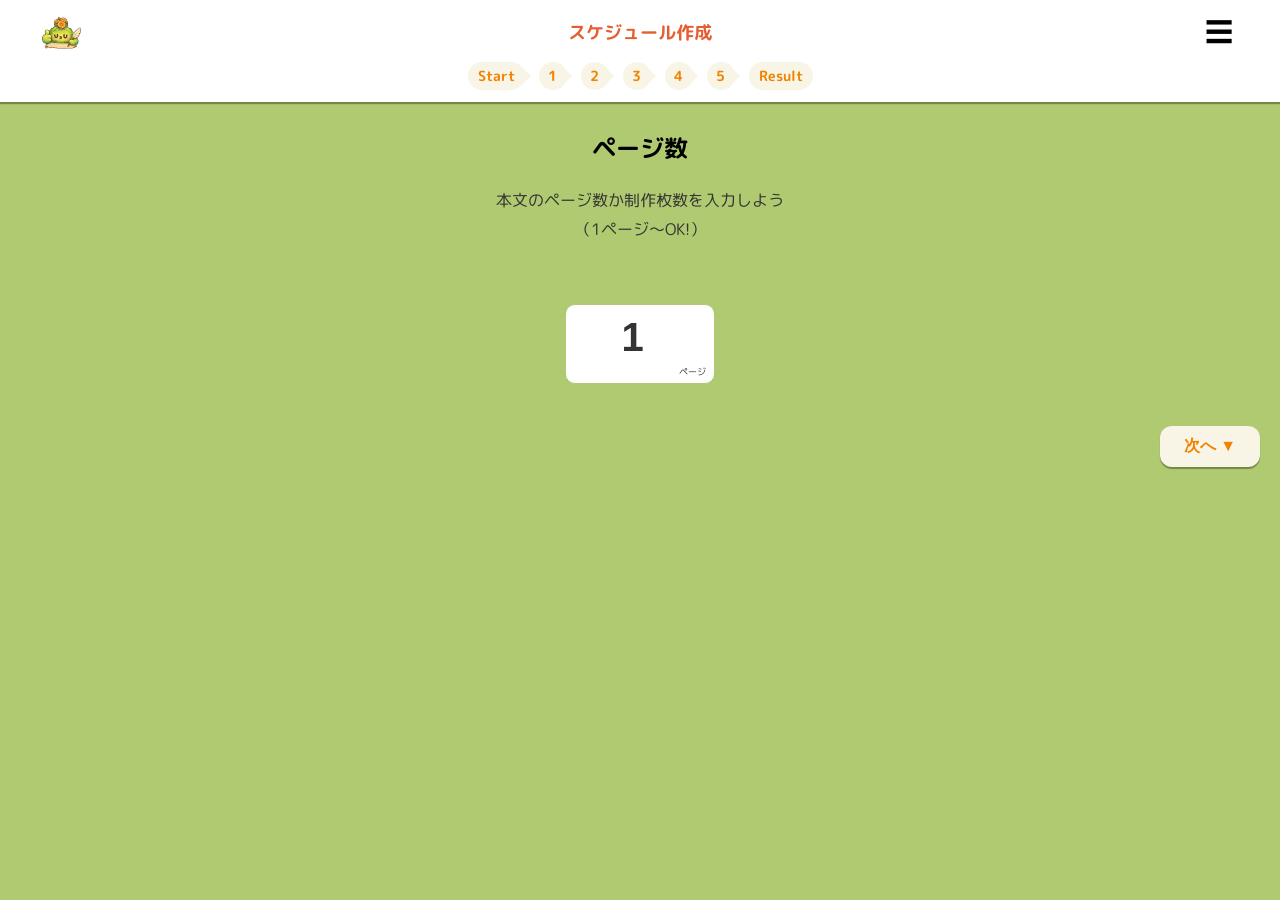
<file: schedule.html>
<!doctype html>
<html lang="ja">
	<head>
		<meta charset="UTF-8" />
		<meta name="viewport" content="width=device-width, initial-scale=1.0" />
		<title>SOUSUKE - 創作スケジューラー</title>
		<link rel="preconnect" href="https://fonts.googleapis.com" />
		<link rel="preconnect" href="https://fonts.gstatic.com" crossorigin />

		<link
			href="https://fonts.googleapis.com/css2?family=M+PLUS+Rounded+1c:wght@400;500;700&family=Nunito:wght@400;600;700&display=swap"
			rel="stylesheet"
		/>

		<link rel="stylesheet" href="css/schedule.css" />
	</head>

	<body>
		<!-- 上部固定エリア ========================= -->
		<header class="schedule-header">
			<!-- 上段 -->
			<div class="header-main">
				<!-- ホーム -->
				<a href="index.html" class="home-button">
					<img src="icon/sousuke.png" alt="SOUSUKE ホーム" />
				</a>

				<!-- ページタイトル -->
				<div class="page-title">スケジュール作成</div>

				<!-- メニュー -->
				<button type="button" class="menu-button" aria-label="メニュー">☰</button>
			</div>

			<!-- 進捗ナビ -->
			<div id="progress-indicator" class="progress-indicator">
				<span class="start-status">Start</span>
				<span data-number="1"></span>
				<span data-number="2"></span>
				<span data-number="3"></span>
				<span data-number="4"></span>
				<span data-number="5"></span>
				<span class="result-status">Result</span>
			</div>
		</header>

		<!-- スケジュール作成セクション ========================= -->
		<main class="schedule-main">
			<!-- セクション➊ ページ数 -->
			<section class="form-section active-section" data-section="0">
				<div class="section-content">
					<h1>ページ数</h1>
					<p>本文のページ数か制作枚数を入力しよう<br />（1ページ～OK!）</p>

					<div class="validation-message" hidden></div>

					<div class="page-count-area">
						<div class="page-count-input">
							<input type="number" id="page-count" min="1" value="1" inputmode="numeric" />
							<span>ページ</span>
						</div>
					</div>
				</div>
			</section>

			<!-- セクション➋ 工程リスト ========================= -->
			<section class="form-section" data-section="1">
				<div class="section-content">
					<h1>工程リスト</h1>
					<p>作業工程と確保したい時間を決めよう<br />（＝→並び替え・1分～OK!）</p>

					<div class="validation-message" hidden></div>

					<!-- 制作開始 -->
					<div class="flow-start">
						<div class="flow-card">
							<img src="icon/pro1_start.png" alt="制作開始" />
							<span>制作開始</span>
						</div>
					</div>

					<!-- 制作◆行程リスト -->
					<div id="process-list" class="process-list"></div>

					<!-- 制作行程用フッター -->
					<div class="process-footer">
						<!-- 左：行程追加 -->
						<button type="button" id="add-process" class="add-process-button">＋ 行程追加</button>

						<!-- 中央：▼＋作品完成 -->
						<div class="flow-item">
							<div class="flow-arrow"></div>

							<div class="completion-card">
								<img src="icon/pro2_completed.png" alt="作品完成" />
								<span>作品完成</span>
							</div>
						</div>

						<!-- 右：空白 -->
						<div></div>
					</div>

					<!-- 仕立て案内 -->
					<div class="flow-item post-work-option-item">
						<div class="flow-arrow"></div>

						<div class="post-work-option">
							<p>
								仕立て作業も<br />
								スケジューリングする？
							</p>

							<div class="post-work-buttons">
								<button type="button" id="post-work-yes" class="post-work-btn selected">する</button>

								<button type="button" id="post-work-no" class="post-work-btn">しない</button>
							</div>
						</div>
					</div>

					<!-- 仕立て★行程リスト -->
					<div id="post-work-area">
						<div id="post-process-list" class="process-list"></div>

						<!-- 仕立て行程用フッター -->
						<div class="process-footer">
							<!-- 左：行程追加 -->
							<button type="button" id="add-post-process" class="add-process-button">＋ 行程追加</button>

							<!-- 中央：▼＋作業終了 -->
							<div class="flow-item">
								<div class="flow-arrow"></div>

								<div class="completion-card">
									<img src="icon/pro3_deadline.png" alt="作業終了" />
									<span>作業終了</span>
								</div>
							</div>

							<!-- 右：空白 -->
							<div></div>
						</div>
					</div>
				</div>
			</section>

			<!-- セクション➌ 活動時間 ========================= -->
			<section class="form-section" data-section="2">
				<div class="section-content">
					<h1>活動時間</h1>
					<p>曜日ごとに作業できる時間を設定しよう<br />（合計1時間～OK!）</p>

					<div class="validation-message" hidden></div>

					<div id="weekday-list">
						<!-- 日曜日 -->
						<div class="day-row">
							<span class="day-name">日</span>

							<div class="time-input-group">
								<input type="number" class="hour-input" min="0" max="20" step="1" value="1" inputmode="numeric" />
								<span>時間</span>
							</div>

							<span class="time-colon">:</span>

							<div class="time-input-group">
								<input type="number" class="minute-input" min="0" max="59" step="1" value="0" inputmode="numeric" />
								<span>分</span>
							</div>

							<input type="range" class="hour-range" min="0" max="1200" step="15" value="60" />
						</div>

						<!-- 月曜日 -->
						<div class="day-row">
							<span class="day-name">月</span>

							<div class="time-input-group">
								<input type="number" class="hour-input" min="0" max="20" step="1" value="1" inputmode="numeric" />
								<span>時間</span>
							</div>

							<span class="time-colon">:</span>

							<div class="time-input-group">
								<input type="number" class="minute-input" min="0" max="59" step="1" value="0" inputmode="numeric" />
								<span>分</span>
							</div>

							<input type="range" class="hour-range" min="0" max="1200" step="15" value="60" />
						</div>

						<!-- 火曜日 -->
						<div class="day-row">
							<span class="day-name">火</span>

							<div class="time-input-group">
								<input type="number" class="hour-input" min="0" max="20" step="1" value="1" inputmode="numeric" />
								<span>時間</span>
							</div>

							<span class="time-colon">:</span>

							<div class="time-input-group">
								<input type="number" class="minute-input" min="0" max="59" step="1" value="0" inputmode="numeric" />
								<span>分</span>
							</div>

							<input type="range" class="hour-range" min="0" max="1200" step="15" value="60" />
						</div>

						<!-- 水曜日 -->
						<div class="day-row">
							<span class="day-name">水</span>

							<div class="time-input-group">
								<input type="number" class="hour-input" min="0" max="20" step="1" value="1" inputmode="numeric" />
								<span>時間</span>
							</div>

							<span class="time-colon">:</span>

							<div class="time-input-group">
								<input type="number" class="minute-input" min="0" max="59" step="1" value="0" inputmode="numeric" />
								<span>分</span>
							</div>

							<input type="range" class="hour-range" min="0" max="1200" step="15" value="60" />
						</div>

						<!-- 木曜日 -->
						<div class="day-row">
							<span class="day-name">木</span>

							<div class="time-input-group">
								<input type="number" class="hour-input" min="0" max="20" step="1" value="1" inputmode="numeric" />
								<span>時間</span>
							</div>

							<span class="time-colon">:</span>

							<div class="time-input-group">
								<input type="number" class="minute-input" min="0" max="59" step="1" value="0" inputmode="numeric" />
								<span>分</span>
							</div>

							<input type="range" class="hour-range" min="0" max="1200" step="15" value="60" />
						</div>

						<!-- 金曜日 -->
						<div class="day-row">
							<span class="day-name">金</span>

							<div class="time-input-group">
								<input type="number" class="hour-input" min="0" max="20" step="1" value="1" inputmode="numeric" />
								<span>時間</span>
							</div>

							<span class="time-colon">:</span>

							<div class="time-input-group">
								<input type="number" class="minute-input" min="0" max="59" step="1" value="0" inputmode="numeric" />
								<span>分</span>
							</div>

							<input type="range" class="hour-range" min="0" max="1200" step="15" value="60" />
						</div>

						<!-- 土曜日 -->
						<div class="day-row">
							<span class="day-name">土</span>

							<div class="time-input-group">
								<input type="number" class="hour-input" min="0" max="20" step="1" value="1" inputmode="numeric" />
								<span>時間</span>
							</div>

							<span class="time-colon">:</span>

							<div class="time-input-group">
								<input type="number" class="minute-input" min="0" max="59" step="1" value="0" inputmode="numeric" />
								<span>分</span>
							</div>

							<input type="range" class="hour-range" min="0" max="1200" step="15" value="60" />
						</div>
					</div>
				</div>
			</section>

			<!-- セクション➍ 休日 ========================= -->
			<section class="form-section" data-section="3">
				<div class="section-content">
					<h1>休日</h1>
					<p>活動しない日があれば選択しよう<br />作業期間内にある休日を計算対象外にするよ</p>

					<div class="validation-message" hidden></div>

					<div class="calendar">
						<div class="calendar-header">
							<button type="button" id="holiday-prev">＜</button>
							<div id="holiday-month"></div>
							<button type="button" id="holiday-next">＞</button>
						</div>

						<div class="week-header">
							<span>日</span>
							<span>月</span>
							<span>火</span>
							<span>水</span>
							<span>木</span>
							<span>金</span>
							<span>土</span>
						</div>

						<div id="holiday-calendar" class="calendar-grid"></div>
					</div>
				</div>
			</section>

			<!-- セクション➎ 作業期間 -->
			<section class="form-section" data-section="4">
				<div class="section-content">
					<h1>作業期間</h1>
					<p>制作開始日と締切日を選択しよう</p>

					<div class="validation-message" hidden></div>

					<div class="calendar">
						<div class="calendar-header">
							<button type="button" id="period-prev">＜</button>
							<div id="period-month"></div>
							<button type="button" id="period-next">＞</button>
						</div>

						<div class="week-header">
							<span>日</span>
							<span>月</span>
							<span>火</span>
							<span>水</span>
							<span>木</span>
							<span>金</span>
							<span>土</span>
						</div>

						<div id="period-calendar" class="calendar-grid"></div>
					</div>
				</div>
			</section>

			<!-- セクション➏ 作成結果 ========================= -->
			<section class="result-section" data-section="5">
				<div class="section-content">
					<h1>作成結果</h1>
					<p>　</p>

					<!-- 結果表示エリア -->
					<div id="schedule-result">
						<!-- ① 結果コメント -->
						<div id="result-comment"></div>

						<!-- ② スケジュールカレンダー -->
						<div id="schedule-calendar">
							<!-- カレンダーヘッダー -->
							<div class="schedule-calendar-header">
								<!-- 基本情報 -->
								<div id="schedule-basic-info">
									<div class="schedule-basic-info-row">
										<span class="schedule-basic-info-label">ページ数</span>
										<span class="schedule-basic-info-colon">：</span>
										<span id="schedule-page-count" class="schedule-basic-info-value"></span>
									</div>

									<div class="schedule-basic-info-row">
										<span class="schedule-basic-info-label">制作開始日</span>
										<span class="schedule-basic-info-colon">：</span>
										<span id="schedule-start-date" class="schedule-basic-info-value"></span>
									</div>

									<div class="schedule-basic-info-row">
										<span class="schedule-basic-info-label">締切日</span>
										<span class="schedule-basic-info-colon">：</span>
										<span id="schedule-deadline" class="schedule-basic-info-value"></span>
									</div>
								</div>

								<button type="button" id="calendar-change" class="calendar-change-button">カレンダーチェンジ</button>
							</div>

							<!-- 横型カレンダー -->
							<div id="schedule-calendar-horizontal" class="schedule-calendar-view">
								<div class="schedule-calendar-month-header">
									<button type="button" id="schedule-prev" class="schedule-calendar-nav">＜</button>
									<div id="schedule-month"></div>
									<button type="button" id="schedule-next" class="schedule-calendar-nav">＞</button>
								</div>

								<div id="schedule-calendar-grid"></div>
							</div>

							<!-- 縦型カレンダー -->
							<div id="schedule-calendar-vertical" class="schedule-calendar-view" hidden>
								<div id="schedule-calendar-list"></div>
							</div>

							<!-- ③ 作業終了予定日 -->
							<div id="schedule-end-date">
								<h2>作業終了予定日</h2>
								<p id="schedule-end-date-value"></p>
							</div>

							<!-- ④ 自動調整結果 -->
							<div id="schedule-auto-adjustment">
								<p>
									作業時間を
									<span id="schedule-auto-adjustment-value"></span>
									調整しました
								</p>
							</div>

							<!-- ⑤ 最終行程リスト -->
							<div id="final-process-list">
								<!-- 制作開始 -->
								<div class="flow-start">
									<div class="flow-card">
										<img src="icon/pro1_start.png" alt="制作開始" />
										<span>制作開始</span>
									</div>
								</div>

								<!-- 制作◆行程リスト -->
								<div id="final-production-list" class="process-list"></div>

								<!-- 作品完成 -->
								<div class="flow-item">
									<div class="flow-arrow"></div>

									<div class="completion-card">
										<img src="icon/pro2_completed.png" alt="作品完成" />
										<span>作品完成</span>
									</div>
								</div>

								<!-- 制作期間・制作日数 -->
								<div id="production-period-info" class="schedule-period-info">
									<div class="schedule-period-info-row">
										<span class="schedule-period-info-label">制作期間</span>
										<span class="schedule-period-info-colon">：</span>
										<span id="production-period" class="schedule-period-info-value"></span>
									</div>

									<div class="schedule-period-info-row">
										<span class="schedule-period-info-label">制作日数</span>
										<span class="schedule-period-info-colon">：</span>
										<span id="production-days" class="schedule-period-info-value"></span>
										<span class="schedule-period-info-note">※作業しない日を除く</span>
									</div>
								</div>

								<!-- 仕立て★行程リスト -->
								<div id="final-finishing-area">
									<div id="final-finishing-list" class="process-list"></div>

									<!-- 作業終了 -->
									<div class="flow-item">
										<div class="flow-arrow"></div>

										<div class="completion-card">
											<img src="icon/pro3_deadline.png" alt="作業終了" />
											<span>作業終了</span>
										</div>
									</div>
								</div>

								<!-- 仕立て期間・仕立て日数 -->
								<div id="finishing-work-info" class="schedule-period-info">
										<div class="schedule-period-info-row">
												<span class="schedule-period-info-label">仕立て期間</span>
												<span class="schedule-period-info-colon">：</span>
												<span id="finishing-period" class="schedule-period-info-value"></span>
										</div>

										<div class="schedule-period-info-row">
												<span class="schedule-period-info-label">仕立て日数</span>
												<span class="schedule-period-info-colon">：</span>
												<span id="finishing-days" class="schedule-period-info-value"></span>
												<span class="schedule-period-info-note">※作業しない日を除く</span>
										</div>
								</div>

								<!-- 行程リスト編集 -->
								<button type="button" id="edit-process-list" class="edit-process-list-button">
									行程リストを編集する
								</button>

								<!-- 印刷・PDF保存 -->
								<div class="result-output-buttons">
										<button
												type="button"
												id="open-pdf-download"
												class="pdf-download-button"
										>
												印刷・PDF保存
										</button>
								</div>

								</div>
							</div>
						</div>
					</div>
				</div>
			</section>

			<!-- エラー擬似ポップアップ ========================= -->
			<div id="validation-overlay" class="validation-overlay" hidden>
				<div class="validation-dialog">
					<div class="validation-dialog-title">ERROR…</div>
					<p id="validation-dialog-message"></p>

					<div class="validation-dialog-buttons">
						<button type="button" id="validation-later" class="validation-dialog-button">あとで</button>

						<button type="button" id="validation-fix" class="validation-dialog-button">直す</button>
					</div>
				</div>
			</div>

			<!-- 印刷用コンテンツ -->
			<div
					id="print-preview-content"
					class="print-preview-content print-only"
			></div>

			<!-- PDF保存確認ポップアップ -->
			<div
					id="pdf-confirm-overlay"
					class="pdf-confirm-overlay"
					hidden
			>
					<div
							class="pdf-confirm-dialog"
							role="dialog"
							aria-modal="true"
							aria-labelledby="pdf-confirm-title"
					>
							<h2 id="pdf-confirm-title">
									印刷・PDF保存
							</h2>

							<p>
									ブラウザの印刷プレビューを開きます。<br>
									PDF保存は送信先やプリンターから選択してください。
							</p>

							<div class="pdf-confirm-buttons">
									<button
											type="button"
											id="confirm-pdf-download"
											class="pdf-confirm-button"
									>
											プレビューを開く
									</button>

									<button
											type="button"
											id="cancel-pdf-download"
											class="pdf-cancel-button"
									>
											やっぱやめる
									</button>
							</div>
					</div>
			</div>
		</main>

		<footer class="section-footer">
			<button type="button" class="section-nav-button back-button">▲ 戻る</button>
			<button type="button" class="section-nav-button next-button">次へ ▼</button>
		</footer>

		<script src="js/scheduler.js"></script>
		<script src="js/schedule_result.js"></script>
		<script src="js/schedule.js"></script>
	</body>
</html>
</file>
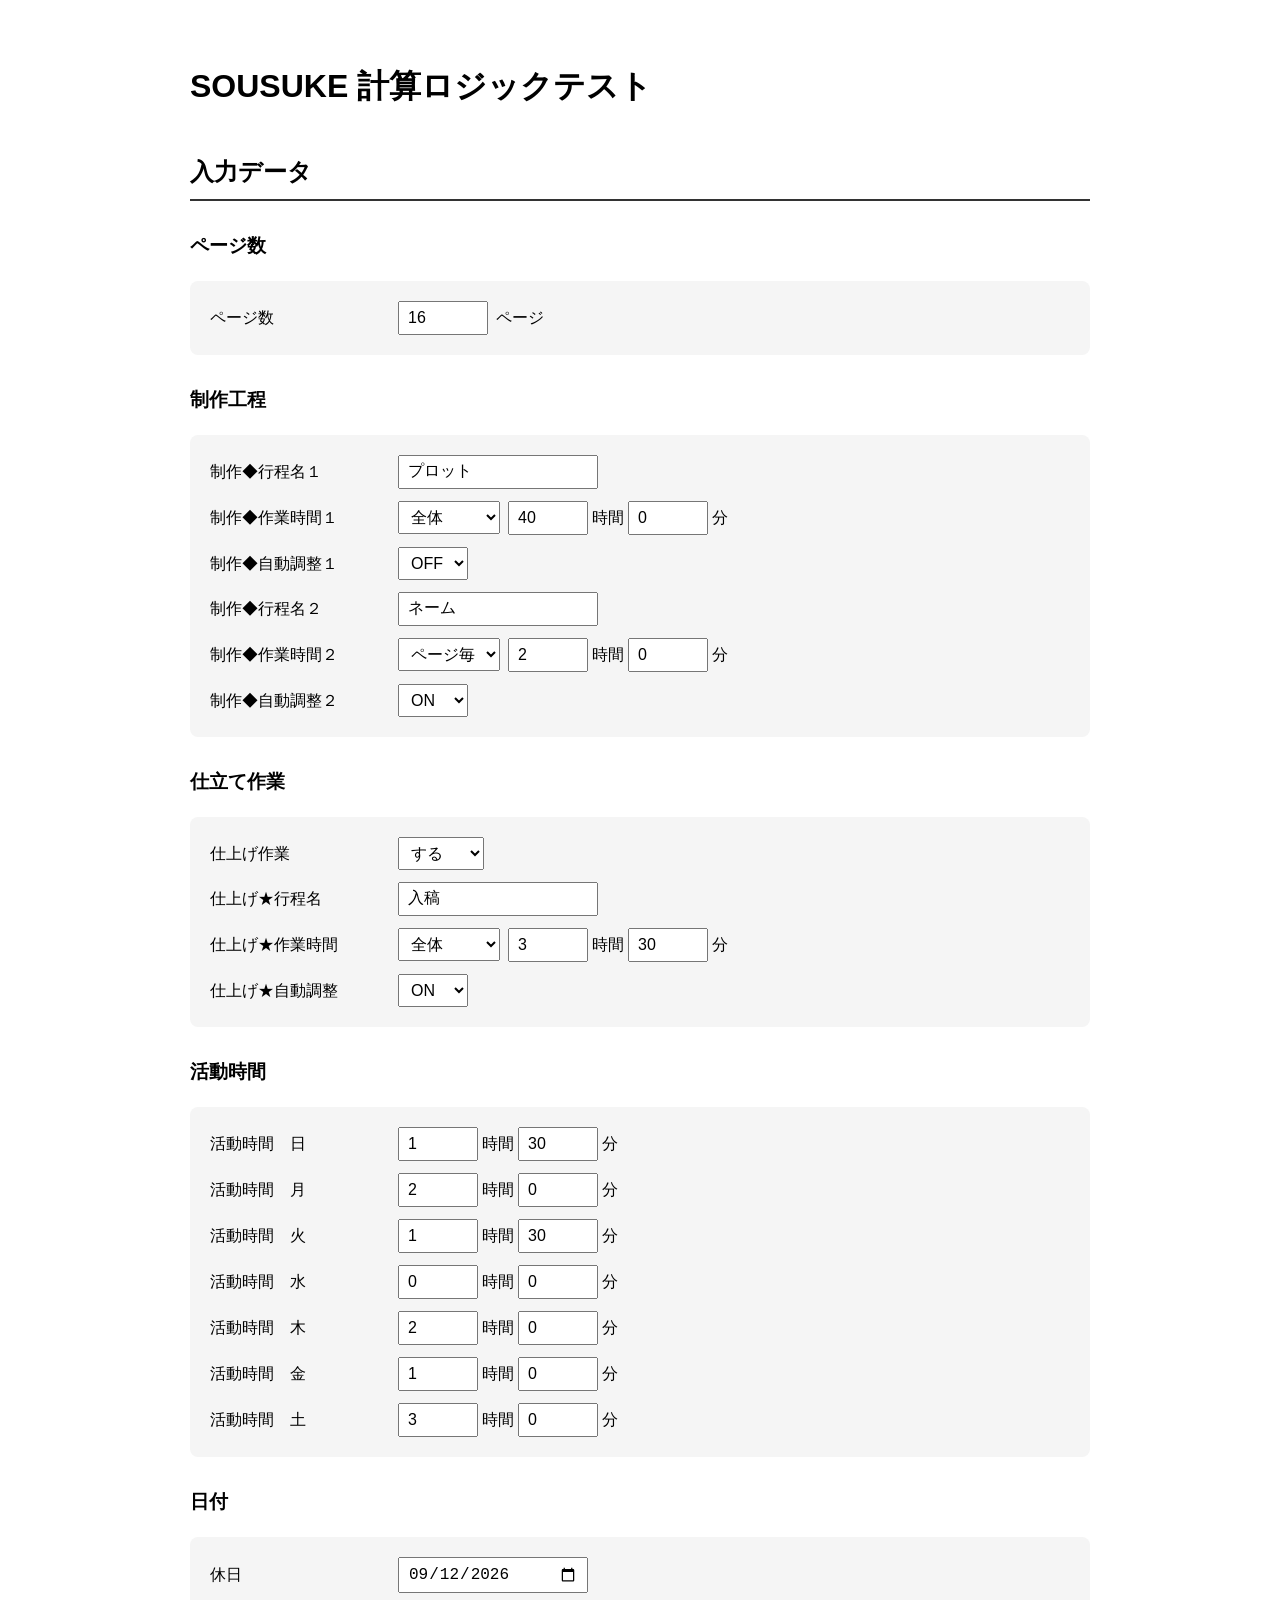
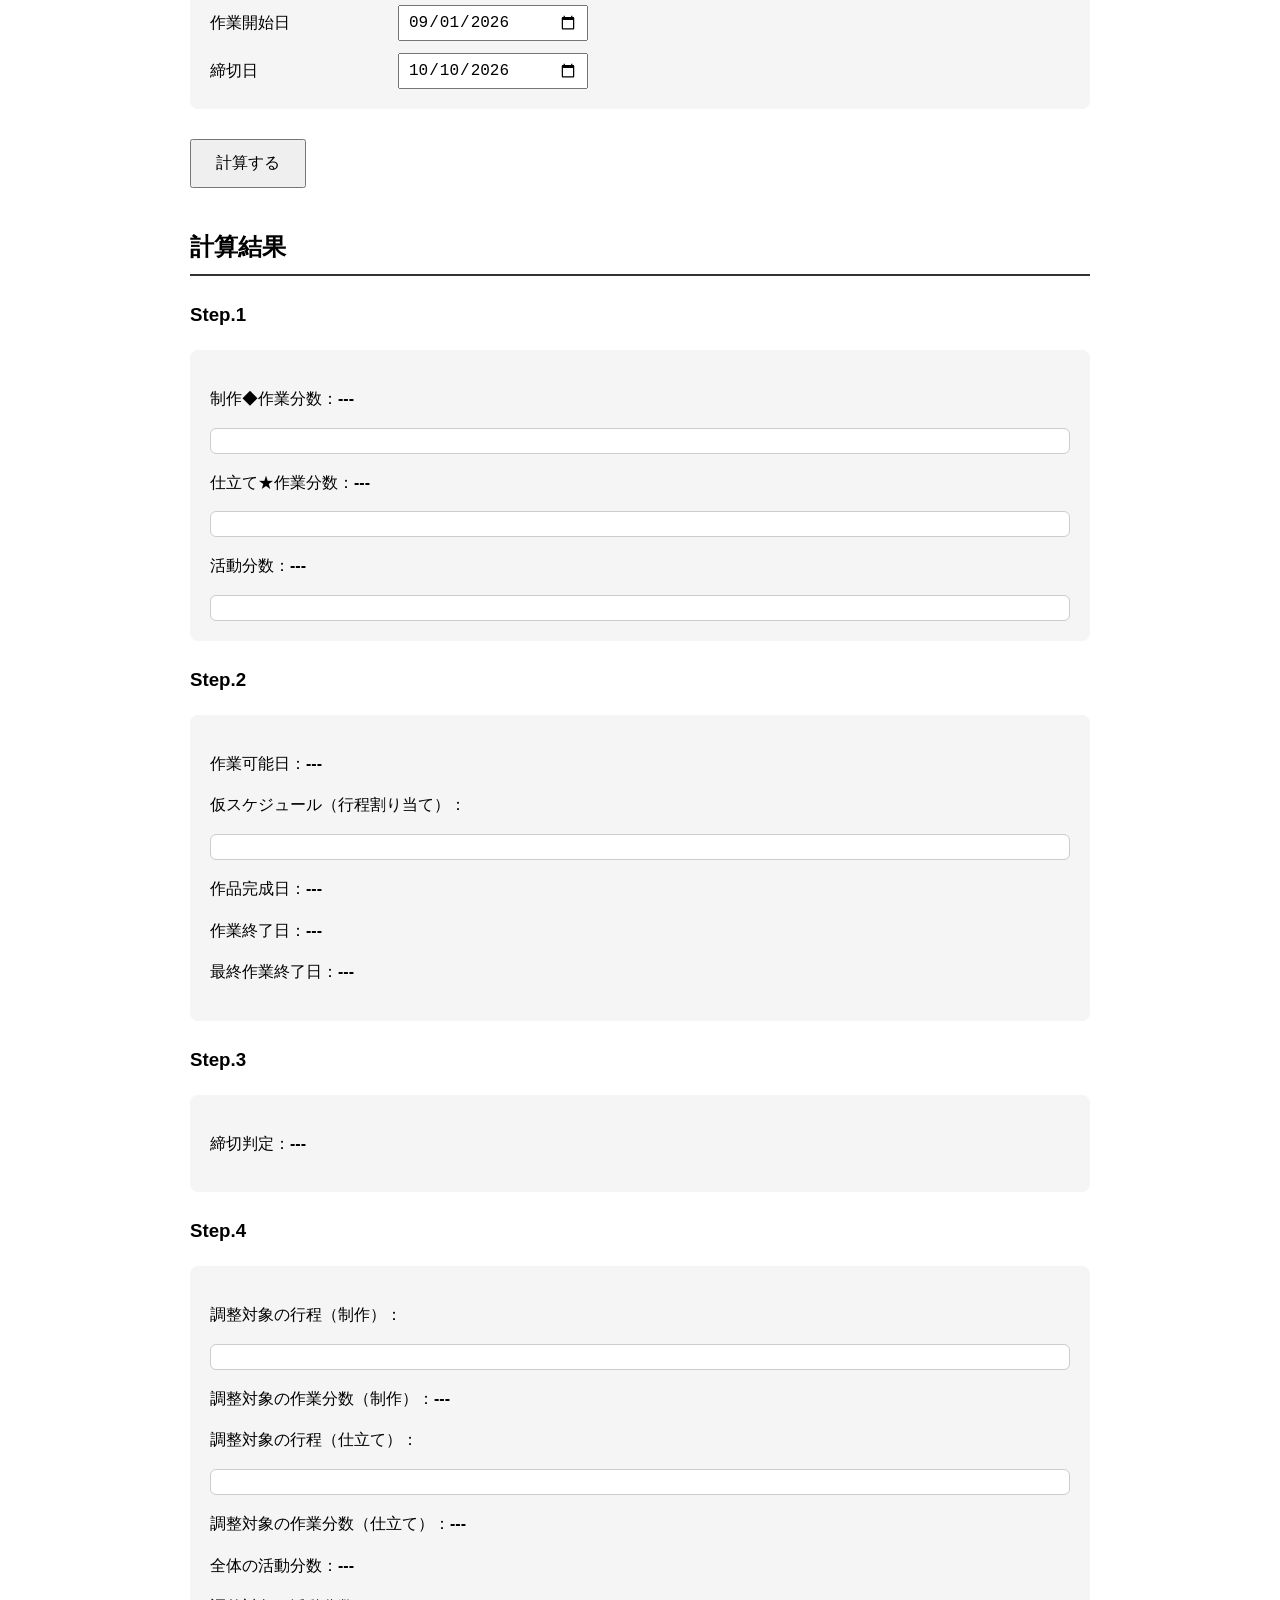
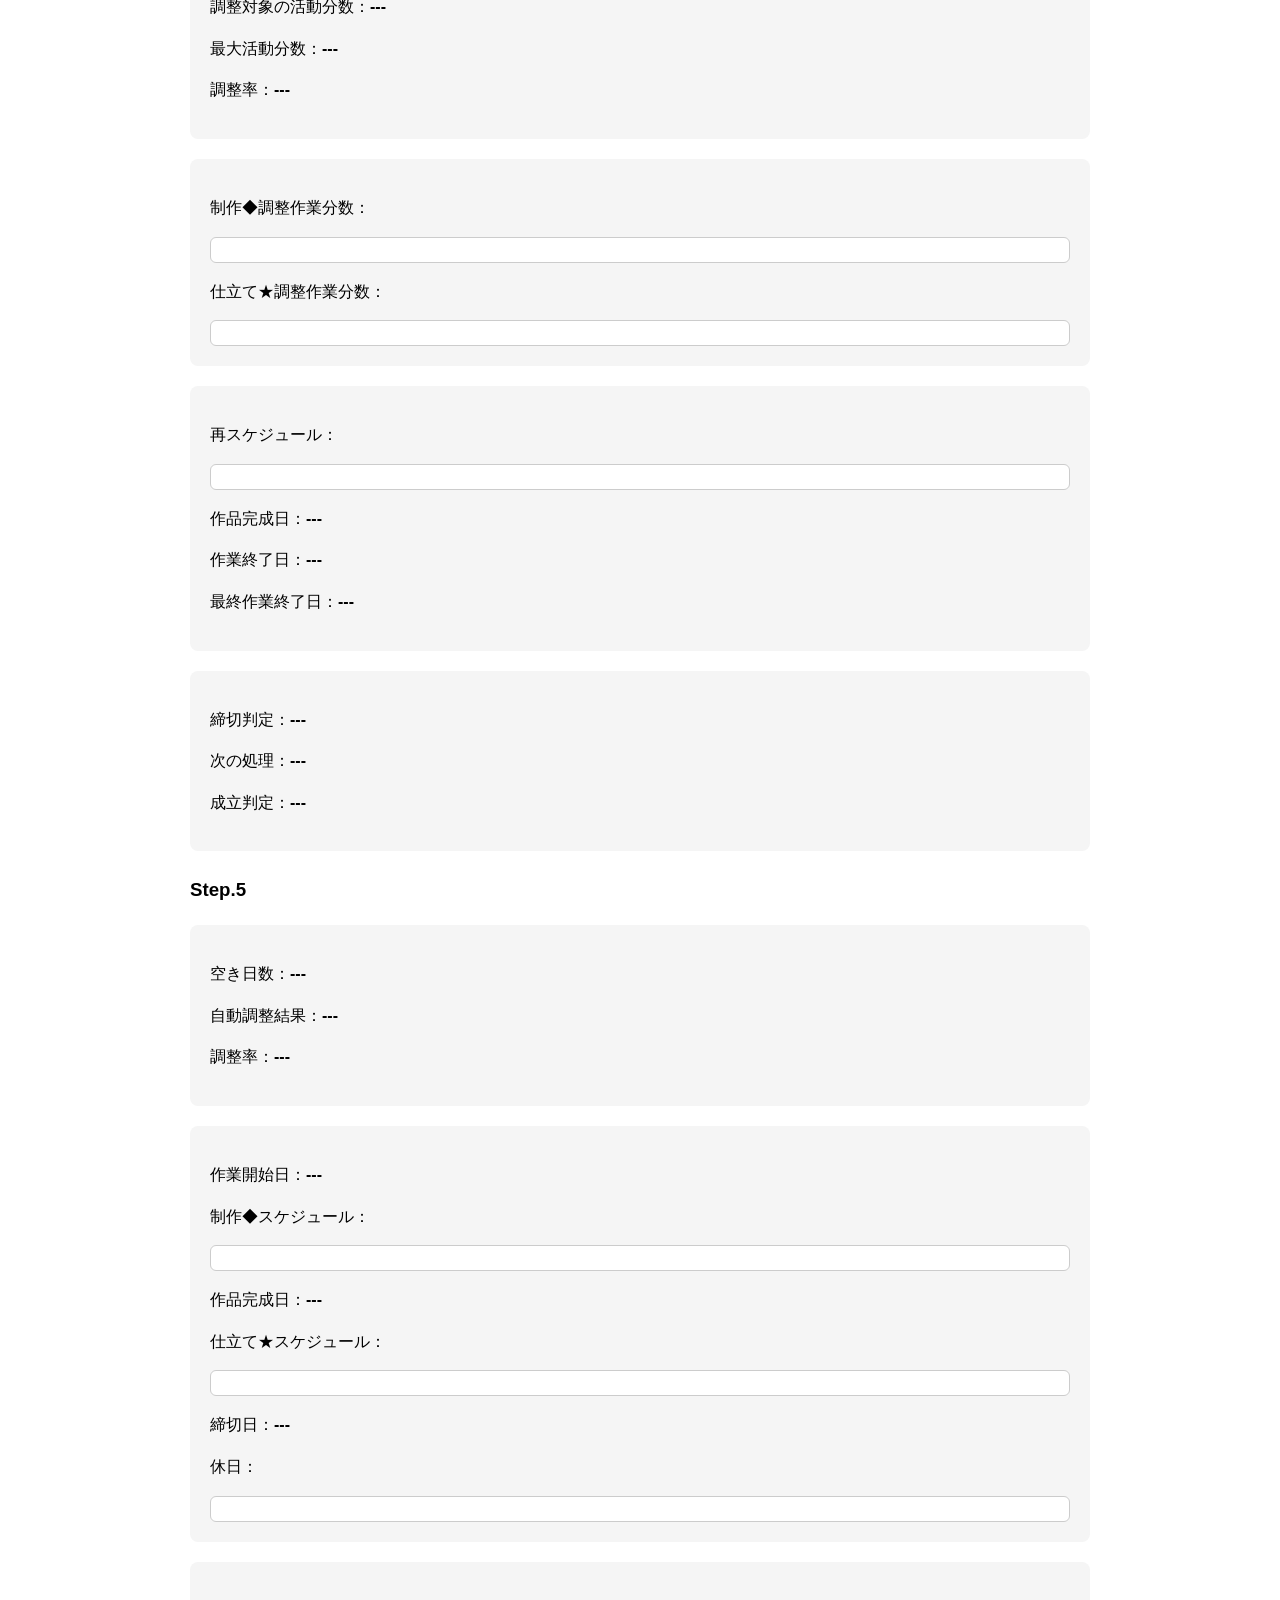
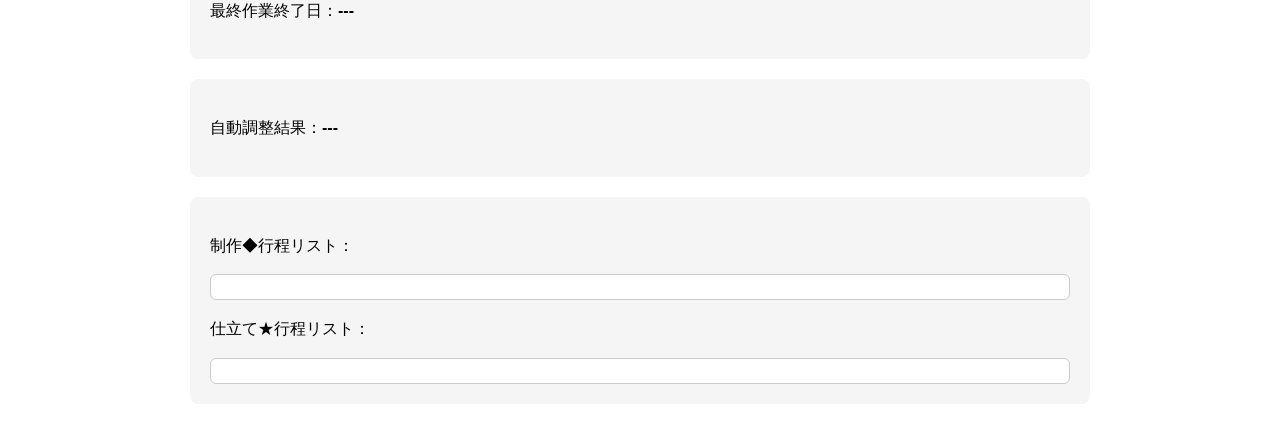
<file: scheduler-test.html>
<!DOCTYPE html>

<html lang="ja">

<head>

<meta charset="UTF-8">
<meta name="viewport" content="width=device-width, initial-scale=1.0">
<title>SOUSUKE 計算ロジックテスト</title>

<style>

    body {
        max-width: 900px;
        margin: 0 auto;
        padding: 40px 20px;

        font-family: sans-serif;
        line-height: 1.6;
    }

    h1 {
        margin-bottom: 40px;
    }

    h2 {
        margin-top: 40px;
        padding-bottom: 8px;

        border-bottom: 2px solid #333;
    }

    h3 {
        margin-top: 24px;
    }

    .input-block {
        margin-top: 20px;
        padding: 20px;

        background: #f5f5f5;
        border-radius: 8px;
    }

    .input-row {
        display: flex;
        align-items: center;
        flex-wrap: wrap;
        gap: 8px;

        margin-bottom: 12px;
    }

    .input-row:last-child {
        margin-bottom: 0;
    }

    .input-label {
        min-width: 180px;
    }

    input,
    select {
        padding: 6px 8px;

        font-size: 16px;
    }

    input[type="number"] {
        width: 70px;
    }

    input[type="text"] {
        width: 180px;
    }

    input[type="date"] {
        width: 170px;
    }

    .time-input {
        display: inline-flex;
        align-items: center;
        gap: 4px;
    }

    .time-input input {
        width: 60px;
    }

    .result-block {
        margin-top: 20px;
        padding: 20px;

        background: #f5f5f5;
        border-radius: 8px;
    }

    .result {
        margin-top: 10px;
        padding: 12px;

        background: white;
        border: 1px solid #ccc;
        border-radius: 6px;
    }

    .result p {
        margin: 4px 0;
    }

    .result-list {
        margin: 8px 0 0;
        padding-left: 20px;
    }

    .error {
        color: red;
    }

    button {
        margin-top: 30px;
        padding: 12px 24px;

        font-size: 16px;
        cursor: pointer;
    }

    .input-section {
        margin-top: 30px;
    }

    .input-section h3 {
        margin-bottom: 12px;
    }

</style>

</head>


<body>

<h1>SOUSUKE 計算ロジックテスト</h1>

<!-- ========================================
入力データ
========================================= -->
<h2>入力データ</h2>

<!-- ページ数 -->
<div class="input-section">
    <h3>ページ数</h3>
    <div class="input-block">
        <div class="input-row">
            <span class="input-label">ページ数</span>
            <input type="number" id="page-count" value="16">
            <span>ページ</span>
        </div>
    </div>
</div>

<!-- 制作工程 -->
<div class="input-section">
    <h3>制作工程</h3>
    <div class="input-block">
        <!-- 制作① -->
        <div class="input-row">
            <span class="input-label">制作◆行程名１</span>
            <input type="text" id="production-name-1" value="プロット">
        </div>

        <div class="input-row">
            <span class="input-label">制作◆作業時間１</span>
            <select id="production-unit-1">
                <option value="total">全体</option>
                <option value="page">ページ毎</option>
            </select>
            <div class="time-input">
                <input type="number" id="production-hours-1" value="40"><span>時間</span>
                <input type="number" id="production-minutes-1" value="0"><span>分</span>
            </div>
        </div>

        <div class="input-row">
            <span class="input-label">制作◆自動調整１</span>
            <select id="production-auto-adjust-1">
                <option value="false">OFF</option>
                <option value="true">ON</option>
            </select>
        </div>

        <!-- 制作② -->
        <div class="input-row">
            <span class="input-label">制作◆行程名２</span>
            <input type="text" id="production-name-2" value="ネーム">
        </div>

        <div class="input-row">
            <span class="input-label">制作◆作業時間２</span>
            <select id="production-unit-2">
                <option value="total">全体</option>
                <option value="page" selected>ページ毎</option>
            </select>
            <div class="time-input">
                <input type="number" id="production-hours-2" value="2">
                <span>時間</span>
                <input type="number" id="production-minutes-2" value="0">
                <span>分</span>
            </div>
        </div>

        <div class="input-row">
            <span class="input-label">制作◆自動調整２</span>
            <select id="production-auto-adjust-2">
                <option value="false">OFF</option>
                <option value="true" selected>ON</option>
            </select>
        </div>
    </div>
</div>

<!-- 仕立て -->
<div class="input-section">
    <h3>仕立て作業</h3>
    <div class="input-block">
        <div class="input-row">
            <span class="input-label">仕上げ作業</span>
            <select id="has-finishing">
                <option value="true" selected>する</option>
                <option value="false">しない</option>
            </select>
        </div>

        <div class="input-row">
            <span class="input-label">仕上げ★行程名</span>
            <input type="text" id="finishing-name" value="入稿">
        </div>

        <div class="input-row">
            <span class="input-label">仕上げ★作業時間</span>
            <select id="finishing-unit">
                <option value="total" selected>全体</option>
                <option value="page">ページ毎</option>
            </select>
            <div class="time-input">
                <input type="number" id="finishing-hours" value="3">
                <span>時間</span>
                <input type="number" id="finishing-minutes" value="30">
                <span>分</span>
            </div>
        </div>

        <div class="input-row">
            <span class="input-label">仕上げ★自動調整</span>
            <select id="finishing-auto-adjust">
                <option value="false">OFF</option>
                <option value="true" selected>ON</option>
            </select>
        </div>
    </div>
</div>

<!-- 活動時間 -->
<div class="input-section">
    <h3>活動時間</h3>
    <div class="input-block">
        <div class="input-row">
            <span class="input-label">活動時間　日</span>
            <div class="time-input">
                <input type="number" class="activity-hours" data-day="0" value="1">
                <span>時間</span>
                <input type="number" class="activity-minutes" data-day="0" value="30">
                <span>分</span>
            </div>
        </div>

        <div class="input-row">
            <span class="input-label">活動時間　月</span>
            <div class="time-input">
                <input type="number" class="activity-hours" data-day="1" value="2">
                <span>時間</span>
                <input type="number" class="activity-minutes" data-day="1" value="0">
                <span>分</span>
            </div>
        </div>

        <div class="input-row">
            <span class="input-label">活動時間　火</span>
            <div class="time-input">
                <input type="number" class="activity-hours" data-day="2" value="1">
                <span>時間</span>
                <input type="number" class="activity-minutes" data-day="2" value="30">
                <span>分</span>
            </div>
        </div>

        <div class="input-row">
            <span class="input-label">活動時間　水</span>
            <div class="time-input">
                <input type="number" class="activity-hours" data-day="3" value="0">
                <span>時間</span>
                <input type="number" class="activity-minutes" data-day="3" value="0">
                <span>分</span>
            </div>
        </div>

        <div class="input-row">
            <span class="input-label">活動時間　木</span>
            <div class="time-input">
                <input type="number" class="activity-hours" data-day="4" value="2">
                <span>時間</span>
                <input type="number" class="activity-minutes" data-day="4" value="0">
                <span>分</span>
            </div>
        </div>

        <div class="input-row">
            <span class="input-label">活動時間　金</span>
            <div class="time-input">
                <input type="number" class="activity-hours" data-day="5" value="1">
                <span>時間</span>
                <input type="number" class="activity-minutes" data-day="5" value="0">
                <span>分</span>
            </div>
        </div>

        <div class="input-row">
            <span class="input-label">活動時間　土</span>
            <div class="time-input">
                <input type="number" class="activity-hours" data-day="6" value="3">
                <span>時間</span>
                <input type="number" class="activity-minutes" data-day="6" value="0">
                <span>分</span>
            </div>
        </div>
    </div>
</div>

<!-- 日付 -->
<div class="input-section">
    <h3>日付</h3>
    <div class="input-block">
        <div class="input-row">
            <span class="input-label">休日</span>
            <input type="date" id="holiday-date" value="2026-09-12">
        </div>

        <div class="input-row">
            <span class="input-label">作業開始日</span>
            <input type="date" id="start-date" value="2026-09-01">
        </div>

        <div class="input-row">
            <span class="input-label">締切日</span>
            <input type="date" id="deadline-date" value="2026-10-10">
        </div>
    </div>
</div>


<button id="run-test">計算する</button>


<!-- ========================================
結果
========================================= -->
<h2>計算結果</h2>

<!-- ========================================
Step.1
========================================= -->
<h3>Step.1</h3>

<div class="result-block">

    <p>制作◆作業分数：<strong id="production-result">---</strong></p>
    <div id="production-result-list" class="result"></div>

    <p>仕立て★作業分数：<strong id="finishing-result">---</strong></p>
    <div id="finishing-result-list" class="result"></div>

    <p>活動分数：<strong id="activity-result">---</strong></p>
    <div id="activity-result-list" class="result"></div>

</div>

<!-- ========================================
Step.2
========================================= -->
<h3>Step.2</h3>

<div class="result-block">

    <p>作業可能日：<strong id="workable-result">---</strong></p>

    <p>仮スケジュール（行程割り当て）：</p>
    <div id="schedule-result" class="result"></div>

    <p>作品完成日：<strong id="completion-result">---</strong></p>

    <p>作業終了日：<strong id="finishing-end-result">---</strong></p>

    <p>最終作業終了日：<strong id="final-end-result">---</strong></p>

</div>

<!-- ========================================
Step.3
========================================= -->
<h3>Step.3</h3>

<div class="result-block">

    <p>締切判定：<strong id="step3-result">---</strong></p>

</div>

<!-- ========================================
Step.4
========================================= -->
<h3>Step.4</h3>

<div class="result-block">

    <p>調整対象の行程（制作）：</p>
    <div id="production-target-result" class="result"></div>

    <p>調整対象の作業分数（制作）：<strong id="production-target-minutes-result">---</strong></p>

    <p>調整対象の行程（仕立て）：</p>
    <div id="finishing-target-result" class="result"></div>

    <p>調整対象の作業分数（仕立て）：<strong id="finishing-target-minutes-result">---</strong></p>

    <p>全体の活動分数：<strong id="step4-total-activity-result">---</strong></p>

    <p>調整対象の活動分数：<strong id="adjustable-activity-result">---</strong></p>

    <p>最大活動分数：<strong id="max-activity-result">---</strong></p>

    <p>調整率：<strong id="adjustment-rate-result">---</strong></p>

</div>

<div class="result-block">

    <p>制作◆調整作業分数：</p>
    <div id="adjusted-production-result"class="result"></div>

    <p>仕立て★調整作業分数：</p>
    <div id="adjusted-finishing-result" class="result"></div>

</div>

<div class="result-block">

    <p>再スケジュール：</p>
    <div id="adjusted-schedule-result" class="result"></div>

    <p>作品完成日：<strong id="adjusted-completion-result">---</strong></p>

    <p>作業終了日：<strong id="adjusted-finishing-end-result">---</strong></p>

    <p>最終作業終了日：<strong id="adjusted-final-end-result">---</strong></p>

</div>

<div class="result-block">

    <p>締切判定：<strong id="adjusted-deadline-result">---</strong></p>

    <p>次の処理：<strong id="adjustment-next-step-result">---</strong></p>

    <p>成立判定：<strong id="settlement-result">---</strong></p>

</div>

<!-- ========================================
Step.5
========================================= -->
<h3>Step.5</h3>

<div class="result-block">

    <p>空き日数：<strong id="empty-days-result">---</strong></p>

    <p>自動調整結果：<strong id="auto-adjust-result">---</strong></p>

    <p>調整率：<strong id="final-adjustment-rate-result">---</strong></p>

</div>

<div class="result-block">

    <p>作業開始日：<strong id="final-start-date-result">---</strong></p>

    <p>制作◆スケジュール：</p>
    <div id="final-production-schedule-result" class="result"></div>

    <p>作品完成日：<strong id="final-completion-result">---</strong></p>

    <p>仕立て★スケジュール：</p>
    <div id="final-finishing-schedule-result" class="result"></div>

    <p>締切日：<strong id="final-deadline-result">---</strong></p>

    <p>休日：</p>
    <div id="final-holiday-result" class="result"></div>

</div>

<div class="result-block">

    <p>最終作業終了日：<strong id="step5-final-end-result">---</strong></p>

</div>

<div class="result-block">

    <p>自動調整結果：<strong id="final-auto-adjust-result">---</strong></p>

</div>

<div class="result-block">

    <p>制作◆行程リスト：</p>
    <div id="final-production-process-result" class="result"></div>

    <p>仕立て★行程リスト：</p>
    <div id="final-finishing-process-result" class="result"></div>

</div>


<!-- ========================================
scheduler.js
========================================= -->

<script src="js/scheduler.js"></script>


<!-- ========================================
テスト実行
========================================= -->

<script>

    // ----------------------------------------
    // 日付表示
    // ----------------------------------------
    function formatDate(date) {

        if (!date) {
            return "---";
        }

        const year = date.getFullYear();
        const month = String(date.getMonth() + 1).padStart(2, "0");
        const day = String(date.getDate()).padStart(2, "0");

        return `${year}/${month}/${day}`;
    }

    // ----------------------------------------
    // 入力データ取得
    // ----------------------------------------
    function getInputData() {

        const pageCount = Number(document.getElementById("page-count").value);

        // ----------------------------------------
        // 制作工程
        // ----------------------------------------
        const productionProcesses = [];

        for (let index = 1; index <= 2; index++) {

            productionProcesses.push({

                name:
                    document.getElementById(`production-name-${index}`).value, 

                unit:
                    document.getElementById(`production-unit-${index}`).value,

                hours:
                    Number(document.getElementById(`production-hours-${index}`).value),
                    
                minutes:
                    Number(document.getElementById(`production-minutes-${index}`).value),

                autoAdjust:
                    document.getElementById(`production-auto-adjust-${index}`).value === "true"
            });
        }

        // ----------------------------------------
        // 仕立て工程
        // ----------------------------------------
        const hasFinishing = document.getElementById("has-finishing").value === "true";

        const finishingProcesses = hasFinishing
                ? [
                    {
                        name:
                            document.getElementById("finishing-name").value,

                        unit:
                            document.getElementById("finishing-unit").value,

                        hours:
                            Number(document.getElementById("finishing-hours").value),

                        minutes:
                            Number(document.getElementById("finishing-minutes").value),

                        autoAdjust:
                            document.getElementById("finishing-auto-adjust").value === "true"
                    }
                ]
                : [];

        // ----------------------------------------
        // 活動時間
        // ----------------------------------------
        const activityTimes = [];

        for (let day = 0; day < 7; day++) {

            const hoursInput = document.querySelector(`.activity-hours[data-day="${day}"]`);
            const minutesInput = document.querySelector(`.activity-minutes[data-day="${day}"]`);

            activityTimes.push({

                name:
                    ["日","月","火","水","木","金","土"][day],

                hours:
                    Number(hoursInput.value),

                minutes:
                    Number(minutesInput.value)
            });
        }

        // ----------------------------------------
        // 休日
        // ----------------------------------------
        const holidayValue = document.getElementById("holiday-date").value;
        const holidays = holidayValue ? [new Date(`${holidayValue}T00:00:00`)] : [];

        // ----------------------------------------
        // 作業期間
        // ----------------------------------------
        const startDateValue = document.getElementById("start-date").value;
        const deadlineValue = document.getElementById("deadline-date").value;
        const startDate = startDateValue ? new Date(`${startDateValue}T00:00:00`) : null;
        const deadline = deadlineValue ? new Date(`${deadlineValue}T00:00:00`) : null;

        return {
            pageCount,
            productionProcesses,
            finishingProcesses,
            activityTimes,
            holidays,
            startDate,
            deadline,
            hasFinishing
        };
    }

    // ----------------------------------------
    // 結果初期化
    // ----------------------------------------
    function clearResults() {

        document.querySelectorAll("strong"
        ).forEach(
            element => {
                element.textContent = "---";
            }
        );

        document.querySelectorAll(".result"
        ).forEach(
            element => {
                element.innerHTML = "";
            }
        );
    }

    // ----------------------------------------
    // Step.1
    // ----------------------------------------
    function runStep1(data) {

        const productionMinutes = 
            convertProductionWorkMinutes(
                data.productionProcesses,
                data.pageCount
            );

        const finishingMinutes =
            convertFinishingWorkMinutes(
                data.finishingProcesses,
                data.pageCount
            );

        const activityMinutes =
            convertActivityMinutes(
                data.activityTimes
            );

        // ----------------------------------------
        // 工程データに分数を追加
        // ----------------------------------------
        const productionProcesses =
            data.productionProcesses.map(
                (process, index) => {

                    return {
                        ...process,
                        minutes:
                            productionMinutes[index]
                    };
                }
            );

        const finishingProcesses =
            data.finishingProcesses.map(
                (process, index) => {

                    return {
                        ...process,
                        minutes:
                            finishingMinutes[index]
                    };
                }
            );


        // ----------------------------------------
        // 結果表示
        // ----------------------------------------
        const productionTotal = productionMinutes.reduce((total, minutes) => total + minutes, 0);
        const finishingTotal = finishingMinutes.reduce((total, minutes) => total + minutes, 0);
        const activityTotal = activityMinutes.reduce((total, minutes) => total + minutes, 0);

        document.getElementById("production-result").textContent = `${productionTotal}分`;
        document.getElementById("finishing-result").textContent = `${finishingTotal}分`;
        document.getElementById("activity-result").textContent = `${activityTotal}分`;

        const productionResultList = document.getElementById("production-result-list");

        productionProcesses.forEach(
            process => {
                productionResultList.innerHTML += `
                    <p>${process.name} → ${process.minutes}分</p>
                `;
            }
        );

        const finishingResultList = document.getElementById("finishing-result-list");

        finishingProcesses.forEach(
            process => {
                finishingResultList.innerHTML += `
                    <p>${process.name} → ${process.minutes}分</p>
                `;
            }
        );

        activityMinutes.forEach(
            (minutes, index) => {

                document.getElementById("activity-result-list").innerHTML += `
                    <p>${data.activityTimes[index].name} → ${minutes}分</p>
                `;
            }
        );

        return {
            productionProcesses,
            finishingProcesses,
            activityMinutes
        };
    }

    // ----------------------------------------
    // Step.2
    // ----------------------------------------
    function runStep2(data,step1Data) {

        const productionSchedule = createDraftSchedule(
            step1Data.productionProcesses,
            step1Data.activityMinutes,
            data.holidays,
            data.startDate
        );

        let finishingSchedule = [];

        if (data.hasFinishing) {

            const completionDate = productionSchedule.length > 0
                ? productionSchedule[productionSchedule.length - 1].date
                : null;

            const finishingStartDate = completionDate
                ? new Date(completionDate)
                : new Date(data.startDate);

            if (completionDate) {
                finishingStartDate.setDate(finishingStartDate.getDate() + 1);
            }

            finishingSchedule = createDraftSchedule(
                step1Data.finishingProcesses,
                step1Data.activityMinutes,
                data.holidays,
                finishingStartDate
            );
        }

        const fullSchedule = [...productionSchedule, ...finishingSchedule];

        // ----------------------------------------
        // 作業可能日
        // ----------------------------------------
        const workableDates = [];

        if (data.startDate && data.deadline) {

            let currentDate = new Date(data.startDate);

            while (currentDate <= data.deadline) {

                if (
                    isWorkableDate(
                        currentDate,
                        step1Data.activityMinutes,
                        data.holidays
                    )
                ) {
                    workableDates.push(new Date(currentDate));
                }

                currentDate.setDate(currentDate.getDate() + 1);
            }
        }

        document.getElementById("workable-result").textContent = `${workableDates.length}日`;

        // ----------------------------------------
        // 仮スケジュール表示
        // ----------------------------------------
        const scheduleResult = document.getElementById("schedule-result");

        fullSchedule.forEach(
            item => {

                scheduleResult.innerHTML += `
                    <p>${formatDate(item.date)} ：${item.processName}${item.minutes}分</p>
                `;
            }
        );

        // ----------------------------------------
        // 日付結果
        // ----------------------------------------
        const completionDate = productionSchedule.length > 0
            ? productionSchedule[productionSchedule.length - 1].date
            : null;

        const finishingEndDate = finishingSchedule.length > 0
            ? finishingSchedule[finishingSchedule.length - 1].date
            : null;

        const finalEndDate = finishingEndDate || completionDate;

        document.getElementById("completion-result").textContent = formatDate(completionDate);
        document.getElementById("finishing-end-result").textContent = formatDate(finishingEndDate);
        document.getElementById("final-end-result").textContent = formatDate(finalEndDate);

        return {
            productionSchedule,
            finishingSchedule,
            schedule:
                fullSchedule,
            completionDate,
            finishingEndDate,
            finalEndDate
        };
    }

    // ----------------------------------------
    // Step.3
    // ----------------------------------------
    function runStep3(data, step2Data) {

        if (!step2Data.finalEndDate) {
            return {isMet: false};
        }

        const isMet = isDeadlineMet(step2Data.finalEndDate, data.deadline);

        document.getElementById("step3-result").textContent = isMet
            ? "間に合う"
            : "間に合わない";

        return {
            isMet
        };
    }


    // ----------------------------------------
    // Step.4
    // ----------------------------------------
    function runStep4(
        data,
        step1Data,
        step2Data,
        step3Data
    ) {

        // ----------------------------------------
        // Step.3で間に合っている場合
        // ----------------------------------------

        if (step3Data.isMet) {

            document.getElementById(
                "adjustment-next-step-result"
            ).textContent = "Step.5へ";


            return {
                skipped: true
            };

        }


        // ----------------------------------------
        // scheduler.jsで自動調整
        // ----------------------------------------

        const step4Data =
            calculateAutoAdjustment(

                step1Data.productionProcesses,

                step1Data.finishingProcesses,

                step1Data.activityMinutes,

                data.holidays,

                data.startDate,

                data.deadline,

                data.hasFinishing

            );


        // ----------------------------------------
        // Step.4-①
        // 調整対象
        // ----------------------------------------

        const productionTargets =
            step4Data.adjustmentTargets.filter(
                target =>
                    target.type === "production"
            );


        const finishingTargets =
            step4Data.adjustmentTargets.filter(
                target =>
                    target.type === "finishing"
            );


        document.getElementById(
            "production-target-result"
        ).innerHTML =

            productionTargets.length > 0

                ? productionTargets
                    .map(
                        target =>
                            `<p>${target.name}</p>`
                    )
                    .join("")

                : "---";


        document.getElementById(
            "finishing-target-result"
        ).innerHTML =

            finishingTargets.length > 0

                ? finishingTargets
                    .map(
                        target =>
                            `<p>${target.name}</p>`
                    )
                    .join("")

                : "---";


        document.getElementById(
            "production-target-minutes-result"
        ).textContent =

            productionTargets.reduce(
                (total, target) =>
                    total + target.minutes,
                0
            ) + "分";


        document.getElementById(
            "finishing-target-minutes-result"
        ).textContent =

            finishingTargets.reduce(
                (total, target) =>
                    total + target.minutes,
                0
            ) + "分";


        // ----------------------------------------
        // Step.4-②
        // ----------------------------------------

        document.getElementById(
            "step4-total-activity-result"
        ).textContent =

            `${step4Data.totalActivityMinutes}分`;


        // ----------------------------------------
        // Step.4-③
        // ----------------------------------------

        document.getElementById(
            "adjustable-activity-result"
        ).textContent =

            `${step4Data.adjustableActivityMinutes}分`;


        // ----------------------------------------
        // Step.4-④
        // ----------------------------------------

        document.getElementById(
            "max-activity-result"
        ).textContent =

            `${step4Data.maxActivityMinutes}分`;


        // ----------------------------------------
        // Step.4-⑤
        // ----------------------------------------

        document.getElementById(
            "adjustment-rate-result"
        ).textContent =

            `${(
                step4Data.adjustmentRate * 100
            ).toFixed(1)}%`;


        // ----------------------------------------
        // Step.4-⑥
        // ----------------------------------------

        const adjustedProductionProcesses =
            applyAdjustmentMinutes(
                step1Data.productionProcesses,
                step4Data.adjustedTargets,
                "production"
            );


        const adjustedFinishingProcesses =
            applyAdjustmentMinutes(
                step1Data.finishingProcesses,
                step4Data.adjustedTargets,
                "finishing"
            );


        document.getElementById(
            "adjusted-production-result"
        ).innerHTML =

            adjustedProductionProcesses
                .map(
                    process =>
                        `<p>${process.name} → ${process.minutes}分</p>`
                )
                .join("");


        document.getElementById(
            "adjusted-finishing-result"
        ).innerHTML =

            adjustedFinishingProcesses
                .map(
                    process =>
                        `<p>${process.name} → ${process.minutes}分</p>`
                )
                .join("");


        // ----------------------------------------
        // Step.4-⑦
        // ----------------------------------------

        const adjustedSchedule =
            step4Data.adjustedSchedule;


        const adjustedProductionSchedule =
            adjustedSchedule.productionSchedule;


        const adjustedFinishingSchedule =
            adjustedSchedule.finishingSchedule;


        const adjustedCompletionDate =
            adjustedProductionSchedule.length > 0

                ? adjustedProductionSchedule[
                    adjustedProductionSchedule.length - 1
                ].date

                : null;


        const adjustedFinishingEndDate =
            adjustedFinishingSchedule.length > 0

                ? adjustedFinishingSchedule[
                    adjustedFinishingSchedule.length - 1
                ].date

                : null;


        const adjustedFinalEndDate =
            adjustedFinishingEndDate ||
            adjustedCompletionDate;


        const adjustedScheduleResult =
            document.getElementById(
                "adjusted-schedule-result"
            );


        adjustedScheduleResult.innerHTML = "";


        adjustedSchedule.schedule.forEach(
            item => {

                adjustedScheduleResult.innerHTML += `
                    <p>
                        ${formatDate(item.date)}：
                        ${item.processName}
                        ${item.minutes}分
                    </p>
                `;

            }
        );


        document.getElementById(
            "adjusted-completion-result"
        ).textContent =
            formatDate(adjustedCompletionDate);


        document.getElementById(
            "adjusted-finishing-end-result"
        ).textContent =
            formatDate(adjustedFinishingEndDate);


        document.getElementById(
            "adjusted-final-end-result"
        ).textContent =
            formatDate(adjustedFinalEndDate);


        // ----------------------------------------
        // Step.4-⑧
        // ----------------------------------------

        document.getElementById(
            "adjusted-deadline-result"
        ).textContent =

            step4Data.adjustedDeadline.isMet

                ? "間に合う"

                : "間に合わない";


        document.getElementById(
            "adjustment-next-step-result"
        ).textContent =
            step4Data.nextStep;


        // ----------------------------------------
        // 成立判定
        // ----------------------------------------

        document.getElementById(
            "settlement-result"
        ).textContent =

            step4Data.nextStep === "成立不能"

                ? "未成立"

                : "成立";


        return step4Data;
    }




    // ----------------------------------------
    // Step.5
    // ----------------------------------------
    function runStep5(
        data,
        step1Data,
        step2Data,
        step3Data,
        step4Data
    ) {

        // ----------------------------------------
        // scheduler.jsから表示用データを取得
        // ----------------------------------------

        const finalData =
            createFinalDisplayData(
                data,
                step1Data,
                step2Data,
                step4Data
            );


        // ----------------------------------------
        // 結果コメント
        // ----------------------------------------

        document.getElementById(
            "empty-days-result"
        ).textContent =
            `${finalData.emptyDays}日`;

        document.getElementById(
            "auto-adjust-result"
        ).textContent =
            finalData.autoAdjustmentResult;

        document.getElementById(
            "final-adjustment-rate-result"
        ).textContent =
            finalData.adjustmentRate !== null

                ? `${finalData.adjustmentRate.toFixed(1)}%`

                : "---";


        // ----------------------------------------
        // 作業開始日
        // ----------------------------------------

        document.getElementById(
            "final-start-date-result"
        ).textContent =
            formatDate(
                finalData.startDate
            );


        // ----------------------------------------
        // 制作スケジュール
        // ----------------------------------------

        const productionResult =
            document.getElementById(
                "final-production-schedule-result"
            );

        productionResult.innerHTML = "";

        finalData.productionSchedule.forEach(
            item => {

                productionResult.innerHTML += `
                    <p>
                        ${item.name}
                        ${formatDate(item.startDate)}
                        ～${formatDate(item.endDate)}
                    </p>
                `;

            }
        );


        // ----------------------------------------
        // 作品完成日
        // ----------------------------------------

        document.getElementById(
            "final-completion-result"
        ).textContent =
            formatDate(
                finalData.completionDate
            );


        // ----------------------------------------
        // 仕立てスケジュール
        // ----------------------------------------

        const finishingResult =
            document.getElementById(
                "final-finishing-schedule-result"
            );

        finishingResult.innerHTML = "";

        finalData.finishingSchedule.forEach(
            item => {

                finishingResult.innerHTML += `
                    <p>
                        ${item.name}
                        ${formatDate(item.startDate)}
                        ～${formatDate(item.endDate)}
                    </p>
                `;

            }
        );


        // ----------------------------------------
        // 締切日
        // ----------------------------------------

        document.getElementById(
            "final-deadline-result"
        ).textContent =
            formatDate(
                finalData.deadline
            );


        // ----------------------------------------
        // 休日
        // ----------------------------------------

        const holidayResult =
            document.getElementById(
                "final-holiday-result"
            );

        holidayResult.innerHTML =
            finalData.holidays.length > 0

                ? finalData.holidays
                    .map(
                        holiday =>
                            `<p>${formatDate(holiday)}</p>`
                    )
                    .join("")

                : "---";


        // ----------------------------------------
        // 最終作業終了日
        // ----------------------------------------

        document.getElementById(
            "step5-final-end-result"
        ).textContent =
            formatDate(
                finalData.finalEndDate
            );


        // ----------------------------------------
        // 自動調整報告
        // ----------------------------------------

        document.getElementById(
            "final-auto-adjust-result"
        ).textContent =
            finalData.autoAdjustmentResult;


        // ----------------------------------------
        // 制作工程リスト
        // ----------------------------------------

        const productionProcessResult =
            document.getElementById(
                "final-production-process-result"
            );

        productionProcessResult.innerHTML = "";

        finalData.productionProcessList.forEach(
            process => {

                productionProcessResult.innerHTML += `
                    <p>
                        工程名：${process.name}
                    </p>

                    <p>
                        作業時間：
                        ${
                            process.workTime.unit === "page"
                                ? "ページ毎"
                                : "全体"
                        }
                        ${process.workTime.hours}時間
                        ${process.workTime.minutes}分
                    </p>

                    <p>
                        調整後作業時間：
                        ${
                            process.adjustedWorkTime.unit === "page"
                                ? "ページ毎"
                                : "全体"
                        }
                        ${process.adjustedWorkTime.hours}時間
                        ${process.adjustedWorkTime.minutes}分
                    </p>
                `;

            }
        );


        // ----------------------------------------
        // 仕立て工程リスト
        // ----------------------------------------

        const finishingProcessResult =
            document.getElementById(
                "final-finishing-process-result"
            );

        finishingProcessResult.innerHTML = "";

        finalData.finishingProcessList.forEach(
            process => {

                finishingProcessResult.innerHTML += `
                    <p>
                        工程名：${process.name}
                    </p>

                    <p>
                        作業時間：
                        ${
                            process.workTime.unit === "page"
                                ? "ページ毎"
                                : "全体"
                        }
                        ${process.workTime.hours}時間
                        ${process.workTime.minutes}分
                    </p>

                    <p>
                        調整後作業時間：
                        ${
                            process.adjustedWorkTime.unit === "page"
                                ? "ページ毎"
                                : "全体"
                        }
                        ${process.adjustedWorkTime.hours}時間
                        ${process.adjustedWorkTime.minutes}分
                    </p>
                `;

            }
        );
    }

    // ----------------------------------------
    // 計算実行
    // ----------------------------------------
    document.getElementById("run-test").addEventListener("click",
        () => {

            clearResults();

            try {
                // ----------------------------------------
                // 入力値を取得
                // ----------------------------------------
                const data = getInputData();

                // ----------------------------------------
                // Step.1
                // ----------------------------------------
                const step1Data = runStep1(data);

                // ----------------------------------------
                // Step.2
                // ----------------------------------------
                const step2Data = runStep2(data, step1Data);

                // ----------------------------------------
                // Step.3
                // ----------------------------------------
                const step3Data = runStep3(data, step2Data);

                // ----------------------------------------
                // Step.4
                // ----------------------------------------
                const step4Data = runStep4(data, step1Data, step2Data, step3Data);

                // ----------------------------------------
                // Step.5
                // ----------------------------------------
                runStep5(data, step1Data, step2Data, step3Data, step4Data);

            } catch (error) {

                console.error(error);

                document.querySelectorAll(".result"
                ).forEach(
                    element => {
                        element.innerHTML = `<p class="error">エラー：${error.message}</p>`;
                    }
                );
            }
        }
    );

</script>


</body>

</html>
</file>
<file: css/schedule.css>
/* --------------------------------------------------
  基本
-------------------------------------------------- */

:root {
	--color-lightgreen: #d6e9ca;
	--color-green: #b0ca71;
	--color-darkgreen: #69821b;
	--color-orange: #f08300;
	--color-brown: #8d6449;
	--color-yellow: #fddea5;
	--color-cream: #f8f4e6;
	--color-white: #fff;
	--color-lightgray: #eee;
	--color-gray: #ccc;
	--color-subtext: #666;
	--color-text: #333;
	--color-error: #d3381c;
	--color-sunday: #ec6d71;
	--color-saturday: #2a83a2;
	--color-cal-label: #fff8;
	--color-shadow: #0005;
}

* {
	box-sizing: border-box;
}

html,
body {
	margin: 0;
	padding: 0;
}

body {
	font-family: "M PLUS Rounded 1c", sans-serif;
	min-height: 100vh;
	overflow-x: hidden;
	background: var(--color-green);
}

.font-en {
	font-family: "Nunito", sans-serif;
}

/* --------------------------------------------------
  ヘッダー - 上部固定部分
-------------------------------------------------- */

.schedule-header {
	position: fixed;
	top: 0;
	left: 0;
	width: 100%;
	z-index: 1000;
	padding: 12px 20px;
	text-align: center;

	background: var(--color-white);
	box-shadow: 0 2px 1px var(--color-shadow);
}

/* ヘッダー上段 */
.header-main {
	position: relative;

	display: flex;
	align-items: center;
	justify-content: center;

	height: 42px;
	padding: 0;
}

/* ホームボタン */
.home-button {
	position: absolute;
	left: 20px;

	display: flex;
	align-items: center;
	justify-content: center;

	width: 42px;
	height: 42px;
}

.home-button img {
	display: block;
	width: 100%;
	height: 100%;

	object-fit: contain;
}

/* ページタイトル */
.page-title {
	color: #e45e32;
	font-size: 18px;
	font-weight: bold;
	line-height: 1.4;
}

/* メニューボタン */
.menu-button {
	position: absolute;
	right: 20px;

	width: 42px;
	height: 42px;

	padding: 0;
	border: none;
	background: transparent;

	font-size: 28px;
	line-height: 1;

	cursor: pointer;
}

/* --------------------------------------------------
  ヘッダー - 進捗ナビリンク
-------------------------------------------------- */

.progress-indicator {
	display: flex;
	justify-content: center;
	margin-top: 8px;
	gap: 14px;

	font-size: 16px;
}

/* --------------------------------------------------
  進捗ナビ
-------------------------------------------------- */

.progress-indicator span {
	position: relative;
	display: inline-flex;
	align-items: center;
	justify-content: center;
	min-height: 28px;

	background: transparent;
	color: var(--color-orange);

	font-size: 14px;
	font-weight: bold;

	user-select: none;
}

/* 進捗ナビ - 操作可能な項目 */
.progress-indicator .result-status,
.progress-indicator span[data-number] {
	cursor: pointer;

	transition:
		background 0.15s ease,
		color 0.15s ease,
		transform 0.15s ease;
}

/* 進捗ナビ - ホバー */
.progress-indicator .result-status:hover,
.progress-indicator span[data-number]:hover {
	background: var(--color-orange);
	color: var(--color-white);
}

/* 進捗ナビ - クリック / タップ */
.progress-indicator .result-status:active,
.progress-indicator span[data-number]:active {
	transform: scale(0.93);

	background: var(--color-orange);
	color: var(--color-white);
}

/* 進捗ナビ - Start */
.progress-indicator .start-status {
	min-width: auto;
	border-radius: 999px;
	padding: 0 10px;

	background: var(--color-cream);
	color: var(--color-orange);

	cursor: default;
}

/* 進捗ナビ - Startの尻尾 */
.progress-indicator .start-status::after {
	content: "";

	position: absolute;
	width: 0;
	height: 0;
	top: 50%;
	right: -6px;

	border-top: 8px solid transparent;
	border-bottom: 8px solid transparent;
	border-left: 8px solid var(--color-cream);

	transform: translateY(-50%);
}

/* 進捗ナビ - 水滴➊～➎ */
.progress-indicator span[data-number] {
	width: 28px;
	height: 28px;
	border-radius: 50%;
}

/* 進捗ナビ - 水滴の数字 */
.progress-indicator span[data-number]::before {
	content: attr(data-number);

	position: relative;
	display: flex;
	align-items: center;
	justify-content: center;
	width: 28px;
	height: 28px;
	border-radius: 50%;

	background: var(--color-cream);
	color: var(--color-orange);

	transition:
		background 0.15s ease,
		color 0.15s ease;
}

/* 進捗ナビ - 水滴の尻尾 */
.progress-indicator span[data-number]::after {
	content: "";

	position: absolute;
	width: 0;
	height: 0;
	top: 50%;
	right: -5px;

	border-top: 8px solid transparent;
	border-bottom: 8px solid transparent;
	border-left: 8px solid var(--color-cream);

	transform: translateY(-50%);

	transition: border-left-color 0.15s ease;
}

/* 進捗ナビ - 水滴ホバー */
.progress-indicator span[data-number]:hover::before {
	background: var(--color-orange);
	color: var(--color-white);
}

.progress-indicator span[data-number]:hover::after {
	border-left-color: var(--color-orange);
}

/* 進捗ナビ - Result */
.progress-indicator .result-status {
	min-width: auto;
	padding: 0 10px;
	border-radius: 999px;

	background: var(--color-cream);
	color: var(--color-orange);

	cursor: default;
}

/* 進捗ナビ - 現在地 */
.progress-indicator span[data-number].active::before {
	background: var(--color-orange);
	color: var(--color-white);
}

.progress-indicator span[data-number].active::after {
	border-left-color: var(--color-orange);
}

.progress-indicator .result-status.active {
	background: var(--color-orange);
	color: var(--color-white);
}

/* 進捗ナビ - Startは操作なし */
.progress-indicator .start-status {
	transition: none;
}

/* --------------------------------------------------
  メイン
-------------------------------------------------- */

.schedule-main {
	position: relative;
	padding-top: 80px;
}

/* --------------------------------------------------
  入力セクション（➊～➎）
-------------------------------------------------- */

.form-section {
	position: absolute;
	top: 80px;
	left: 0;
	width: 100%;
	padding: 30px;
	opacity: 0;

	pointer-events: none;

	transform: translateY(100px);

	transition:
		opacity 0.45s ease,
		transform 0.45s ease;
}

/* 表示中 */
.form-section.active-section {
	position: relative;
	top: auto;
	left: auto;

	opacity: 1;
	pointer-events: auto;

	transform: translateY(0);
}

/* セクション移動 */
.form-section.exit-section {
	opacity: 0;

	transform: translateY(-100px);
}

/* 非表示中 */
.form-section.hidden-section {
	display: none;
}

/* --------------------------------------------------
  セクション内容
-------------------------------------------------- */

.section-content {
	width: 100%;
	max-width: 900px;
	margin: 0 auto;
	text-align: center;
}

.section-content h1 {
	margin-top: 20px;
}

.section-content p {
	line-height: 1.8;
	color: var(--color-text);
}

/* --------------------------------------------------
  フッター
-------------------------------------------------- */

.section-footer {
	display: flex;
	justify-content: space-between;
	align-items: center;

	width: 100%;
	padding: 12px 20px;

	background: var(--color-green);
}

/* フッター - セクション移動ボタン */
.section-nav-button {
	width: 100px;
	padding: 10px 18px;
	border: none;
	border-radius: 12px;

	background: var(--color-cream);
	box-shadow: 0 2px 1px var(--color-shadow);
	color: var(--color-orange);

	font-size: 16px;
	font-weight: bold;
	cursor: pointer;

	transition:
		transform 0.1s ease,
		box-shadow 0.1s ease;
}

.section-nav-button:active {
	transform: scale(0.94);

	background: var(--color-orange);
	box-shadow: none;
	color: var(--color-white);
}

/* フッター - 「戻る」ボタン非表示設定 */
.back-button.hidden {
	visibility: hidden;
}

/* --------------------------------------------------
  ➊ ページ数
-------------------------------------------------- */

.page-count-area {
	display: flex;
	justify-content: center;
	margin-top: 60px;
}

.page-count-input {
	position: relative;

	width: 150px;
	height: 80px;

	border: 1px solid var(--color-green);
	border-radius: 10px;

	background: var(--color-white);

	transition:
		border-color 0.15s ease,
		background 0.15s ease;
}

/* 入力中 */
.page-count-input:focus-within {
	border-color: var(--color-orange);
	background: var(--color-cream);
}

#page-count {
	width: 100%;
	height: 100%;

	padding: 4px 12px 16px;

	border: none;
	outline: none;
	background: transparent;

	color: var(--color-text);

	font-size: 40px;
	font-weight: bold;
	text-align: center;
}

.page-count-input span {
	position: absolute;
	right: 8px;
	bottom: 5px;

	font-size: 9px;
	line-height: 1.2;
	color: var(--color-text);
}

/* --------------------------------------------------
  ➋ 行程リスト
-------------------------------------------------- */

.process-list {
	display: flex;
	flex-direction: column;
	gap: 0;
	margin-top: 0px;
}

/* 工程セット - 行程カード＋［▼］ */
.process-item {
	display: flex;
	flex-direction: column;
	align-items: stretch;

	transition: transform 0.18s ease;
}

/* 工程カード - 本体 */
.process-row {
	position: relative;
	display: grid;
	grid-template-columns: 30px minmax(0, 1fr) 40px;
	align-items: center;
	border-radius: 12px;
	gap: 10px;
	padding: 12px;

	background: var(--color-white);
	box-shadow: 0 2px 1px var(--color-shadow);
}

/* 行程カード - 工程内容 */
.process-main {
	min-width: 0;
}

/* 行程カード - 行程名 */
.process-name {
	width: 100%;
	height: 40px;
	padding: 6px 10px;

	border: 1px solid var(--color-green);
	border-radius: 10px;

	background: var(--color-white);
	color: var(--color-text);

	font-size: 16px;

	outline: none;

	transition:
		border-color 0.15s ease,
		background 0.15s ease;
}

.process-name:focus {
	border-color: var(--color-orange);
	background: var(--color-cream);
}

.process-settings {
	display: flex;
	align-items: center;
	gap: 8px;
	margin-top: 8px;
}

/* 行程カード - 全体orページ数 */
.process-unit {
	width: 110px;
	height: 40px;
	padding: 6px 10px;

	border: 1px solid var(--color-green);
	border-radius: 10px;

	background: var(--color-white);
	color: var(--color-text);

	font-size: 16px;

	outline: none;
	cursor: pointer;

	transition:
		border-color 0.15s ease,
		background 0.15s ease;
}

.process-unit:focus {
	border-color: var(--color-orange);
	background: var(--color-cream);
}

/* 時間・分 入力グループ */
.time-input-group {
	display: flex;
	flex-direction: column;
	align-items: stretch;

	width: 55px;
	height: 40px;
	padding: 2px 5px;

	border: 1px solid var(--color-green);
	border-radius: 10px;

	background: var(--color-white);

	transition:
		border-color 0.15s ease,
		background 0.15s ease;
}

.time-input-group:focus-within {
	border-color: var(--color-orange);
	background: var(--color-cream);
}

/* 実際の入力欄 */
.hour-input,
.minute-input {
	width: 100%;
	padding: 2px 0px;
	border: none;
	outline: none;

	background: transparent;

	text-align: right;
	font-size: 16px;
}

/* 入力欄フォーカス時も枠を出さない */
.hour-input:focus,
.minute-input:focus {
	outline: none;
}

/* 「時間」「分」ラベル */
.time-input-group span {
	display: block;
	text-align: right;
	font-size: 9px;
	line-height: 1.2;

	color: var(--color-subtext);
}

/* 「：」 */
.time-colon {
	font-size: 18px;
	color: var(--color-text);
	text-align: center;
}

/* 工程カード - 作業時間 */
.process-time-input {
	display: flex;
	align-items: center;
	gap: 5px;

	white-space: nowrap;
}

/* 工程カード - 作業時間入力欄 */
.process-hours,
.process-minutes {
	width: 100%;
	padding: 3px 0px;
	border: none;
	outline: none;

	background: transparent;

	text-align: right;
	font-size: 16px;
}

/* 工程カード - 作業時間入力欄（フォーカス時も枠を出さない） */
.process-hours:focus,
.process-minutes:focus {
	outline: none;
}

/* 行程カード - 自動調整ボタン */
.auto-adjust-btn {
	flex-shrink: 0;
	border: none;
	border-radius: 8px;
	padding: 7px 8px;
	height: 40px;

	font-size: 11px;
	line-height: 1.2;

	cursor: pointer;

	transition:
		background 0.2s ease,
		color 0.2s ease,
		transform 0.1s ease;
}

/* 行程カード - 自動調整 OFF */
.auto-adjust-btn.off {
	background: var(--color-lightgray);
	color: var(--color-subtext);
}

/* 行程カード - 自動調整 ON */
.auto-adjust-btn.on {
	background: var(--color-orange);
	color: var(--color-white);
}

.auto-adjust-btn:active {
	transform: scale(0.93);
}

.auto-adjust-btn span {
	display: block;
	margin-top: 2px;

	font-size: 12px;
	font-weight: bold;
}

/* 行程カード - 削除ボタン */
.delete-btn {
	align-self: center;
	width: 32px;
	height: 32px;
	padding: 0;
	border: none;
	border-radius: 50%;
	background: var(--color-lightgray);
	color: var(--color-subtext);

	font-size: 20px;
	line-height: 1;
	cursor: pointer;

	transition:
		background 0.2s ease,
		color 0.2s ease,
		transform 0.1s ease;
}

.delete-btn:hover {
	background: var(--color-gray);
	color: var(--color-text);
}

.delete-btn:active {
	transform: scale(0.93);
}

/* --------------------------------------------------
  行程リスト - 並び替え
-------------------------------------------------- */

.drag-handle {
	align-self: center;

	font-size: 22px;
	cursor: grab;

	user-select: none;
	touch-action: none;
}

.drag-handle:active {
	cursor: grabbing;
}

/* 並び替え中 */
.process-row.dragging {
	opacity: 0.6;
}

/* 工程リスト - 移動後アニメーション */
@keyframes processShake {
	0% {
		transform: translateY(0);
	}

	30% {
		transform: translateY(-4px);
	}

	60% {
		transform: translateY(2px);
	}

	80% {
		transform: translateY(-1px);
	}

	100% {
		transform: translateY(0);
	}
}

.process-shake {
	animation: processShake 0.18s ease-out;
}

/* --------------------------------------------------
  工程リスト用フッター
-------------------------------------------------- */

.process-footer {
	display: grid;
	grid-template-columns: 1fr 1fr 1fr;
	align-items: start;
	margin-top: 5px;
}

/* ＋行程追加 */
.add-process-button {
	justify-self: start;
	width: fit-content;
	margin-top: 10px;
	padding: 12px 18px;
	border: none;
	border-radius: 12px;

	background: var(--color-brown);
	color: var(--color-white);
	box-shadow: 0 2px 1px var(--color-shadow);

	font-size: 14px;
	font-weight: bold;

	cursor: pointer;

	transition:
		background 0.2s ease,
		transform 0.1s ease,
		box-shadow 0.1s ease;
}

.add-process-button:active {
	transform: scale(0.93);

	background: var(--color-orange);
	box-shadow: none;
}

/* --------------------------------------------------
  行程リスト - 丸カード（制作開始 / 作品完成 / 作業終了）
-------------------------------------------------- */

.flow-card,
.completion-card {
	display: flex;
	flex-direction: column;
	justify-content: center;
	align-items: center;
	width: 100px;
	height: 100px;
	margin: 5px auto;
	border-radius: 50%;

	background: var(--color-white);
	box-shadow: 0 2px 1px var(--color-shadow);

	font-size: 14px;
	font-weight: bold;
	color: var(--color-text);
}

.flow-card img,
.completion-card img {
	object-fit: contain;

	width: 60px;
	height: 60px;
	margin-bottom: 1px;
}

/* --------------------------------------------------
  行程リスト - 仕立て案内カード
-------------------------------------------------- */

.post-work-option {
	width: fit-content;
	max-width: 100%;
	margin: 0 auto;
	padding: 14px 18px;
	border-radius: 16px;

	background: var(--color-white);
	box-shadow: 0 2px 1px var(--color-shadow);
}

.post-work-option p {
	margin: 0 0 12px;

	font-size: 14px;
	line-height: 1.5;
	color: var(--color-subtext);
}

.post-work-buttons {
	display: flex;
	justify-content: center;
	gap: 10px;
}

.post-work-btn {
	min-width: 90px;
	padding: 10px 20px;
	border: none;
	border-radius: 10px;
	background: var(--color-lightgray);
	color: var(--color-subtext);

	font-size: 14px;

	cursor: pointer;

	transition:
		background 0.2s ease,
		color 0.2s ease,
		transform 0.1s ease;
}

.post-work-btn.selected {
	background: var(--color-orange);
	color: var(--color-white);
}

.post-work-btn:active {
	transform: scale(0.93);
}

/* 仕立て工程エリア */
#post-work-area {
	margin-top: 0;
}

#post-work-area[hidden] {
	display: none;
}

/* --------------------------------------------------
  行程リスト - ▼
-------------------------------------------------- */

/* ▼＋カードをまとめるセット */
.flow-item {
	display: flex;
	flex-direction: column;
	align-items: stretch;
}

/* ▼ */
.flow-arrow {
	display: flex;
	justify-content: center;
	align-items: center;
	height: 25px;
}

.flow-arrow::before {
	content: "";

	width: 0;
	height: 0;

	border-left: 7px solid transparent;
	border-right: 7px solid transparent;
	border-top: 10px solid var(--color-darkgreen);
}

.post-work-flow-arrow[hidden] {
	display: none;
}

/* --------------------------------------------------
  ➌ 活動時間
-------------------------------------------------- */

.day-row {
	display: grid;
	grid-template-columns: 40px auto 9px auto 1fr;
	align-items: center;
	gap: 5px;
	margin: 18px auto;
	max-width: 650px;
}

/* 曜日 */
.day-name {
	display: flex;
	align-items: center;
	justify-content: center;

	width: 32px;
	height: 32px;

	border-radius: 50%;

	background: var(--color-white);

	font-size: 14px;
	font-weight: bold;
}

/* 日曜日 */
.day-row:first-child .day-name {
	color: var(--color-sunday);
}

/* 土曜日 */
.day-row:last-child .day-name {
	color: var(--color-saturday);
}

/* 調整バー */
.hour-range {
	width: 100%;
	height: 10px;
	margin-left: 10px;
	border-radius: 999px;

	background: #eee;

	appearance: none;
}

/* 通常：青 */
.hour-range.normal::-webkit-slider-thumb {
	appearance: none;
	width: 22px;
	height: 22px;
	border: none;
	border-radius: 50%;

	background: #008899;
	box-shadow: 0 2px 1px var(--color-shadow);

	cursor: pointer;
}

/* 13時間以上：オレンジ */
.hour-range.overwork::-webkit-slider-thumb {
	appearance: none;
	width: 22px;
	height: 22px;
	border: none;
	border-radius: 50%;

	background: #ee7800;
	box-shadow: 0 2px 1px var(--color-shadow);

	cursor: pointer;
}

/* Firefox */
.hour-range.normal::-moz-range-thumb {
	width: 22px;
	height: 22px;
	border: none;
	border-radius: 50%;

	background: #008899;
	box-shadow: 0 2px 1px var(--color-shadow);

	cursor: pointer;
}

.hour-range.overwork::-moz-range-thumb {
	width: 22px;
	height: 22px;
	border: none;
	border-radius: 50%;

	background: #ee7800;
	box-shadow: 0 2px 1px var(--color-shadow);

	cursor: pointer;
}

/* --------------------------------------------------
  ➍➎ 入力セクション用カレンダー
-------------------------------------------------- */

.calendar {
	width: 100%;
	margin: 30px auto 0;
}

/* カレンダーヘッダー -------------------------------------------------- */

.calendar-header {
	display: flex;
	align-items: center;
	justify-content: center;
	gap: 4px;
	margin-bottom: 10px;
}

.calendar-header button {
	position: relative;

	width: 42px;
	height: 58px;

	padding: 0;
	border: none;

	background: var(--color-white);
	box-shadow: 0 2px 1px var(--color-shadow);
	color: var(--color-text);

	font-size: 18px;
	font-weight: bold;
	cursor: pointer;

	transition: transform 0.1s ease;
}

.calendar-header button:first-child {
	border-radius: 30px 5px 5px 30px;
}

.calendar-header button:last-child {
	border-radius: 5px 30px 30px 5px;
}

.calendar-header button:active {
	background: var(--color-orange);
	color: var(--color-white);
	box-shadow: none;

	transform: scale(0.93);
}

/* 月表示 -------------------------------------------------- */

#period-month,
#holiday-month {
	display: flex;
	flex-direction: column;
	align-items: center;
	justify-content: center;

	width: 150px;
	min-height: 58px;
	padding: 6px 18px;

	border-radius: 5px;

	background: var(--color-white);

	font-weight: bold;
	line-height: 1.2;
	text-align: center;
}

.calendar-month-year {
	font-size: 12px;
	font-weight: normal;
}

.calendar-month-number {
	font-size: 21px;
}

/* 曜日 -------------------------------------------------- */

.week-header {
	display: grid;
	grid-template-columns: repeat(7, 1fr);
}

.week-header span {
	display: flex;
	align-items: center;
	justify-content: center;

	width: 32px;
	height: 32px;
	margin: 4px auto;

	border-radius: 50%;

	background: var(--color-white);

	font-size: 14px;
	font-weight: bold;
}

.week-header span:first-child {
	color: var(--color-sunday);
}

.week-header span:last-child {
	color: var(--color-saturday);
}

/* 日付グリッド -------------------------------------------------- */

.calendar-grid {
	display: grid;
	grid-template-columns: repeat(7, 1fr);
}

/* 日付マス -------------------------------------------------- */

.calendar-day {
	position: relative;

	min-height: 80px;
	padding: 6px;

	border-radius: 5px;
	border: 1px solid var(--color-green);

	background: var(--color-white);

	cursor: pointer;
}

.calendar-day:hover {
	background: var(--color-cream);
}

.calendar-day.empty {
	border: none;
	background: transparent;

	cursor: default;
}

/* 日付 -------------------------------------------------- */

.day-number {
	position: relative;
	z-index: 2;

	font-size: 14px;
	font-weight: bold;
	text-align: center;
}

/* 日曜日 -------------------------------------------------- */

.calendar-day.sunday .day-number {
	color: var(--color-sunday);
}

/* 土曜日 -------------------------------------------------- */

.calendar-day.saturday .day-number {
	color: var(--color-saturday);
}

/* アイコンエリア -------------------------------------------------- */

.day-icon {
	position: absolute;

	bottom: 2px;
	left: 50%;

	display: flex;
	justify-content: center;
	align-items: center;
	gap: 2px;

	width: 100%;
	height: 50px;

	transform: translateX(-50%);

	z-index: 1;

	pointer-events: none;
}

/* アイコン -------------------------------------------------- */

.day-icon img {
	object-fit: contain;

	width: auto;
	height: 50px;
}

/* 作業期間 -------------------------------------------------- */

.calendar-day.period {
	background: var(--color-cream);
}

.calendar-day.selected-start,
.calendar-day.selected-end {
	background: var(--color-yellow);
	font-weight: bold;
}

/* 休日 -------------------------------------------------- */

.calendar-day.holiday {
	background: var(--color-cream);
}

/* 前月・次月の日付マス -------------------------------------------------- */

.calendar-day.outside-month {
	opacity: 0.8;
}

/* --------------------------------------------------
  作業期間ラベル
-------------------------------------------------- */

.calendar-day {
	position: relative;
}

.period-label {
	display: block;
	margin-top: 6px;

	font-size: 12px;
	line-height: 1.2;

	white-space: nowrap;
}

.start-label {
	font-weight: bold;
}

.end-label {
	font-weight: bold;
}

/* --------------------------------------------------
  エラーチェック
-------------------------------------------------- */

/* セクション上部のエラーメッセージ */

.validation-message {
	margin-top: 20px;
	color: var(--color-error);

	font-size: 14px;
	font-weight: bold;
	line-height: 1.6;
}

.validation-message[hidden] {
	display: none;
}

/* ページ数 */
.page-count-input.validation-error {
	border: 2px solid var(--color-error);
}

/* 行程名 */
.process-name.validation-error {
	border: 2px solid var(--color-error);
}

/* 時間入力 */
.time-input-group.validation-error {
	border: 2px solid var(--color-error);
}

/* フォーカス時のエラー表示維持 */
.page-count-input.validation-error:focus-within {
	border-color: var(--color-error);
	background: var(--color-white);
}

.process-name.validation-error:focus {
	border-color: var(--color-error);
	background: var(--color-white);
}

.time-input-group.validation-error:focus-within {
	border-color: var(--color-error);
	background: var(--color-white);
}

/* --------------------------------------------------
  エラー擬似ポップアップ
-------------------------------------------------- */

.validation-overlay {
	position: fixed;
	inset: 0;
	z-index: 2000;

	display: flex;
	align-items: center;
	justify-content: center;

	padding: 20px;

	background: var(--color-shadow);
}

.validation-overlay[hidden] {
	display: none;
}

/* ポップアップ本体 */
.validation-dialog {
	width: 90%;
	max-width: 500px;
	padding: 28px 24px;

	border-radius: 16px;

	border: 5px solid var(--color-error);
	background: var(--color-white);
	box-shadow: 0 4px 1px var(--color-shadow);

	text-align: center;
}

/* エラーメッセージタイトル */
.validation-dialog-title {
	font-family: "Nunito", sans-serif;
	font-size: 1.5rem;
	font-weight: bold;

	color: var(--color-error);
	letter-spacing: 0.12em;
	margin-bottom: 0.8rem;
}

/* エラーメッセージ */
#validation-dialog-message {
	margin: 0;

	color: var(--color-text);

	font-size: 16px;
	font-weight: bold;
	line-height: 1.7;
}

/* ボタン */
.validation-dialog-buttons {
	display: flex;
	justify-content: center;
	gap: 12px;

	margin-top: 24px;
}

.validation-dialog-button {
	min-width: 90px;
	padding: 9px 16px;

	border: none;
	border-radius: 10px;

	background: var(--color-cream);
	color: var(--color-text);

	font-family: inherit;
	font-size: 14px;
	font-weight: bold;

	cursor: pointer;

	transition:
		transform 0.1s ease,
		background 0.1s ease;
}

.validation-dialog-button:active {
	transform: scale(0.93);

	background: var(--color-orange);
	color: var(--color-white);
}

/* 「直す」 */
#validation-fix {
	background: var(--color-orange);
	color: var(--color-white);
}

/* --------------------------------------------------
  結果セクション（➏）
-------------------------------------------------- */

.result-section {
	position: absolute;
	width: 100%;
	top: 105px;
	left: 0;
	padding: 30px;

	opacity: 0;
	pointer-events: none;

	transform: translateY(100px);

	transition:
		opacity 0.45s ease,
		transform 0.45s ease;
}

/* 表示中 */
.result-section.active-section {
	position: relative;
	top: auto;
	left: auto;

	opacity: 1;
	pointer-events: auto;

	transform: translateY(0);
}

.result-section.exit-section {
	opacity: 0;
	transform: translateY(-100px);
}

.result-section.hidden-section {
	display: none;
}

/* --------------------------------------------------
  結果➀ 結果コメント
-------------------------------------------------- */

#result-comment {
	width: 100%;
	margin: 20px auto;
	text-align: center;
}

#result-comment img {
	display: block;
	width: 100%;
	max-width: 700px;
	height: auto;
	margin: 0 auto;
}

/* --------------------------------------------------
  結果➁ スケジュールカレンダー
-------------------------------------------------- */

#schedule-calendar {
	width: 100%;
	margin-top: 30px;
}

/* カレンダーヘッダー */
.schedule-calendar-header {
	display: flex;
	justify-content: space-between;
	align-items: center;
	gap: 20px;
	margin-bottom: 20px;
}

/* 基本情報 */
#schedule-basic-info {
	display: flex;
	flex-direction: column;
	padding: 12px 30px;
	gap: 4px;
	border-radius: 10px;

	font-size: 14px;
	font-weight: bold;

	background: var(--color-white);
}

/* 基本情報の1行 */
.schedule-basic-info-row {
	display: flex;
	align-items: baseline;

	white-space: nowrap;
}

/* ラベル */
.schedule-basic-info-label {
	width: 70px;
}

/* ： */
.schedule-basic-info-colon {
	margin-right: 6px;
}

/* 値 */
.schedule-basic-info-value {
	font-size: 15px;
}

/* カレンダーチェンジ */
.calendar-change-button {
	align-self: flex-end;
	padding: 8px 14px;
	border: none;
	border-radius: 10px;

	background: var(--color-brown);
	color: var(--color-white);
	box-shadow: 0 2px 1px var(--color-shadow);

	font-size: 14px;
	cursor: pointer;

	transition:
		transform 0.1s ease,
		box-shadow 0.1s ease;
}

.calendar-change-button:active {
	transform: scale(0.93);

	background: var(--color-orange);
	box-shadow: none;
}

/* カレンダー表示 */
.schedule-calendar-view {
	width: 100%;
}

.schedule-calendar-view[hidden] {
	display: none;
}

/* 月ナビゲーション */
.schedule-calendar-month-header {
	display: flex;
	align-items: center;
	justify-content: center;
	gap: 4px;
	margin-bottom: 10px;
}

#schedule-month {
	display: flex;
	flex-direction: column;
	align-items: center;
	justify-content: center;

	min-width: 150px;
	min-height: 58px;
	padding: 6px 18px;

	border-radius: 5px;

	background: var(--color-white);

	font-weight: bold;
	line-height: 1.2;
	text-align: center;
}

/* 年 */
.schedule-month-year {
	font-size: 12px;
	font-weight: normal;
}

/* 月 */
.schedule-month-number {
	font-size: 21px;
}

.schedule-calendar-nav {
	position: relative;

	width: 42px;
	height: 58px;

	padding: 0;
	border: none;

	background: var(--color-white);
	box-shadow: 0 2px 1px var(--color-shadow);
	color: var(--color-text);

	font-size: 18px;
	font-weight: bold;
	cursor: pointer;

	transition: transform 0.1s ease;
}

/* 左ボタン：右側を丸くする */
#schedule-prev {
	border-radius: 30px 5px 5px 30px;
}

/* 右ボタン：左側を丸くする */
#schedule-next {
	border-radius: 5px 30px 30px 5px;
}

/* クリック時のぷにゅっ */
.schedule-calendar-nav:active {
	background: var(--color-orange);
	color: var(--color-white);
	box-shadow: none;

	transform: scale(0.93);
}

/* 曜日 */
.schedule-week-header {
	display: grid;
	grid-template-columns: repeat(7, 1fr);
}

.schedule-week-header span {
	display: flex;
	align-items: center;
	justify-content: center;

	width: 32px;
	height: 32px;
	margin: 4px auto;

	border-radius: 50%;

	background: var(--color-white);

	font-size: 14px;
	font-weight: bold;
}

.schedule-week-header span:first-child {
	color: var(--color-sunday);
}

.schedule-week-header span:last-child {
	color: var(--color-saturday);
}

/* 日付グリッド */
#schedule-calendar-grid,
#schedule-calendar-list {
	display: grid;
	grid-template-columns: repeat(7, 1fr);
}

/* 日付マス */
.schedule-day {
	position: relative;

	min-height: 80px;
	padding: 6px;

	border-radius: 5px;
	border: 1px solid var(--color-green);

	background: var(--color-white);
}

/* 日付 */
.schedule-day-number {
	position: relative;
	z-index: 2;

	font-size: 14px;
	font-weight: bold;
	text-align: center;
}

/* 日曜日 */
.schedule-day.sunday .schedule-day-number {
	color: var(--color-sunday);
}

/* 土曜日 */
.schedule-day.saturday .schedule-day-number {
	color: var(--color-saturday);
}

/* 前月・次月の日付 */
.schedule-day.outside-month .schedule-day-number {
	opacity: 0.45;
}

/* カレンダーアイコン */
.schedule-day-icons {
	position: absolute;

	bottom: 2px;
	left: 50%;

	display: flex;
	justify-content: center;
	align-items: center;
	gap: 2px;

	width: 100%;

	transform: translateX(-50%);

	z-index: 1;

	pointer-events: none;
}

.schedule-day-icon {
	object-fit: contain;

	width: auto;
	height: 50px;

	opacity: 0.5;
}

/* 範囲外の日付 */
.schedule-day.outside-period {
	opacity: 0.8;
}

/* 今日 */
.schedule-day.today {
	box-shadow: inset 0 0 0 2px var(--color-orange);
}

/* 縦型カレンダー用 */
#schedule-calendar-vertical #schedule-calendar-list {
	align-items: stretch;
}

#schedule-calendar-vertical .schedule-day {
	min-height: 80px;
}

/* --------------------------------------------------
  行程表示
-------------------------------------------------- */

/* 1週間分のカレンダー */
.schedule-week-grid {
	--schedule-process-top: 27px;
	--schedule-process-row-height: 21px;
	--schedule-process-bottom: 10px;

	position: relative;

	display: grid;
	grid-template-columns: repeat(7, minmax(0, 1fr));

	grid-column: 1 / -1;

	min-height: max(
		80px,
		calc(
			var(--schedule-process-top) + var(--schedule-process-lanes, 0) * var(--schedule-process-row-height) +
				var(--schedule-process-bottom)
		)
	);

	background: transparent;
}

/* 行程表示レイヤー */
.schedule-process-layer {
	position: absolute;

	top: var(--schedule-process-top);
	left: 0;
	right: 0;

	display: grid;
	grid-template-columns: repeat(7, minmax(0, 1fr));

	grid-template-rows: repeat(var(--schedule-process-lanes, 0), var(--schedule-process-row-height));

	gap: 0;

	pointer-events: none;

	z-index: 5;
}

/* 行程 */
.schedule-process-row {
	display: grid;

	grid-template-columns:
		minmax(0, max-content)
		minmax(3px, 1fr)
		auto;

	align-items: center;

	min-width: 0;
	width: 100%;
	height: 21px;

	padding: 0;

	white-space: nowrap;
}

/* 工程名 */
.schedule-process-name {
	overflow: hidden;
	white-space: nowrap;
	text-overflow: ellipsis;
	min-width: 0;

	padding: 1px 4px;

	font-size: 14px;
	line-height: 1.2;

	font-weight: bold;

	background: var(--color-cal-label);

	border-radius: 999px;
}

/* 矢印 - 一本線 */
.schedule-process-line {
	min-width: 3px;
	height: 0;

	border-top: 2px solid currentColor;
}

/* 矢印 - CSS三角 */
.schedule-process-arrow {
	flex-shrink: 0;
	width: 0;
	height: 0;

	border-top: 6px solid transparent;
	border-bottom: 6px solid transparent;
	border-left: 9px solid currentColor;
}

/* --------------------------------------------------
  結果➂ - 作業終了予定日
-------------------------------------------------- */

#schedule-end-date {
	position: relative;
	width: fit-content;
	max-width: 100%;
	margin: 48px auto 0;
	padding: 15px 50px;

	border-radius: 999px;

	background: var(--color-white);

	text-align: center;
}

/* 上部の尻尾 */
#schedule-end-date::before {
	content: "";

	position: absolute;
	top: -12px;
	left: 50%;
	width: 24px;
	height: 24px;

	background: var(--color-white);

	transform: translateX(-50%) rotate(45deg);

	z-index: -1;
}

#schedule-end-date h2 {
	margin: 0;

	font-size: 15px;
	font-weight: normal;
	color: var(--color-subtext);
}

#schedule-end-date-value {
	margin: 6px 0 0;

	font-size: 24px;
	font-weight: bold;
	color: var(--color-text);
}

/* --------------------------------------------------
  結果➃ - 自動調整結果
-------------------------------------------------- */

#schedule-auto-adjustment {
	position: relative;

	width: fit-content;
	max-width: 100%;

	margin: 42px auto 0;
	padding: 10px 50px 15px;

	border-radius: 999px;

	background: var(--color-white);

	text-align: center;
}

/* 下部の尻尾 */
#schedule-auto-adjustment::after {
	content: "";

	position: absolute;
	bottom: -12px;
	left: 50%;

	width: 24px;
	height: 24px;

	background: var(--color-white);

	transform: translateX(-50%) rotate(45deg);

	z-index: -1;
}

#schedule-auto-adjustment p {
	margin: 0;

	font-size: 16px;
	line-height: 1.6;
}

#schedule-auto-adjustment-value {
	padding: 0 4px;

	font-size: 24px;
	font-weight: bold;
	color: var(--color-orange);
}

/* --------------------------------------------------
  結果➄ - 最終行程リスト
-------------------------------------------------- */

#final-process-list {
	margin-top: 32px;
}

/* 最終行程カード */
.final-process-card {
	width: 90%;
	max-width: 500px;
	min-height: 90px;
	margin: 0 auto;

	display: flex;
	flex-direction: column;
	justify-content: center;
	align-items: center;

	padding: 14px 18px;

	box-sizing: border-box;

	border-radius: 16px;
	background: var(--color-white);
	box-shadow: 0 2px 1px var(--color-shadow);

	font-size: 14px;
	font-weight: bold;
	color: var(--color-text);
}

/* 行程名 */
.final-process-name {
	font-size: 18px;
}

/* 作業時間 */
.final-process-time {
	margin-top: 8px;

	display: flex;
	align-items: center;
	gap: 8px;

	font-size: 16px;
}

/* 「全体」「ページ毎」 */
.final-process-unit {
	font-size: 14px;
	white-space: nowrap;
}

/* 作業時間の数値・単位 */
.final-process-time-value {
	display: inline-flex;
	align-items: baseline;
	gap: 4px;

	white-space: nowrap;
}

/* 「時間」「分」 */
.final-process-time-unit {
	font-size: 14px;
}

/* 入力時間 → 調整後時間 */
.final-process-adjustment {
	display: inline-flex;
	align-items: center;
	gap: 8px;

	white-space: nowrap;
}

/* 「→」 */
.final-process-adjustment-arrow {
	font-size: 16px;
}

/* 作業期間 */
.final-process-period {
	margin-top: 5px;

	display: flex;
	align-items: baseline;
	justify-content: center;
	gap: 6px;

	font-size: 16px;
	white-space: nowrap;
}

/* 日付 */
.final-process-date {
	font-size: 16px;
	white-space: nowrap;
}

/* 「～」 */
.final-process-period-separator {
	margin: 0 2px;
	font-size: 16px;
}

/* 「○日間」 */
.final-process-work-days {
	margin-left: 2px;

	font-size: 14px;
	white-space: nowrap;
}

/* --------------------------------------------------
  制作期間・仕立て期間
-------------------------------------------------- */

.schedule-period-info {
    width: fit-content;
    max-width: 100%;
    margin: 5px auto;
    padding: 10px 20px;

    border-radius: 12px;
    background: var(--color-white);

    font-size: 16px;
    font-weight: bold;
}

/* 1行 */
.schedule-period-info-row {
    display: flex;
    align-items: baseline;
    white-space: nowrap;
}

/* ラベル */
.schedule-period-info-label {
    width: 80px;
}

/* ： */
.schedule-period-info-colon {
    margin: auto 5px;
}

/* 値 */
.schedule-period-info-value {
    font-size: 15px;
}

/* 注釈 */
.schedule-period-info-note {
    margin-left: 10px;

    font-size: 12px;
    font-weight: normal;
    line-height: 1.4;
    color: var(--color-subtext);
}

/* 行程リスト編集ボタン */
.edit-process-list-button {
	display: block;

	margin: 32px auto 0;
	padding: 8px 14px;
	border: none;
	border-radius: 10px;

	background: var(--color-brown);
	color: var(--color-white);
	box-shadow: 0 2px 1px var(--color-shadow);

	font-size: 14px;
	cursor: pointer;

	transition:
		transform 0.1s ease,
		box-shadow 0.1s ease;
}

.edit-process-list-button:active {
	transform: scale(0.93);

	background: var(--color-orange);
	box-shadow: none;
}

/* --------------------------------------------------
  印刷プレビュー
-------------------------------------------------- */

/* プレビューを覆う背景 */
.print-preview-overlay {
    position: fixed;
    inset: 0;
    z-index: 2000;

    display: flex;
    justify-content: center;
    align-items: flex-start;

    padding: 20px;
    overflow-y: auto;

    background: #0008;
}

/* hidden属性を優先 */
.print-preview-overlay[hidden] {
    display: none;
}

/* プレビュー画面 */
.print-preview-dialog {
    width: 100%;
    max-width: 1000px;
    min-height: 100%;

    padding: 20px;

    border-radius: 12px;
    background: var(--color-white);
}

/* 上部操作エリア */
.print-preview-toolbar {
    display: flex;
    align-items: center;
    justify-content: space-between;
    gap: 12px;

    margin-bottom: 20px;
    padding-bottom: 12px;

    border-bottom: 1px solid var(--color-gray);
}

.print-preview-toolbar h2 {
    margin: 0;
    font-size: 20px;
}

/* 閉じるボタン */
.print-preview-close-button {
    padding: 8px 16px;

    border: none;
    border-radius: 8px;

    background: var(--color-cream);
    color: var(--color-text);

    font: inherit;
    cursor: pointer;
}

/* プレビュー本文 */
.print-preview-content {
    width: 100%;
    max-width: 900px;
    margin: 0 auto;

    color: var(--color-text);
    background: var(--color-white);
}

/* プレビュー内の不要な操作ボタン */
.print-preview-content .edit-process-list-button,
.print-preview-content .calendar-change-button,
.print-preview-content .schedule-calendar-nav {
    display: none;
}

/* プレビュー内のタイトル */
.print-preview-content h1 {
    margin-top: 0;
}

/* --------------------------------------------------
  印刷プレビュー：カードの視認性
-------------------------------------------------- */

/* 最終行程カード */
.print-preview-content .final-process-card {
  border: 1px solid var(--color-green);
	box-shadow: 0 1px 1px var(--color-shadow);
}

/* 制作期間・仕立て期間 */
.print-preview-content .schedule-period-info {
  border: 1px solid var(--color-green);
}

/* 基本情報 */
.print-preview-content #schedule-basic-info {
  border: 1px solid var(--color-green);
}

/* 印刷プレビュー：吹き出し */
.print-preview-content #schedule-end-date,
.print-preview-content #schedule-end-date::before,
.print-preview-content #schedule-auto-adjustment,
.print-preview-content #schedule-auto-adjustment::after {
    background: var(--color-lightgreen);
}

.print-preview-content #schedule-end-date::before,
.print-preview-content #schedule-auto-adjustment::after {
    z-index: 0;
}

.print-preview-content #schedule-end-date > *,
.print-preview-content #schedule-auto-adjustment > * {
    position: relative;
    z-index: 1;
}

/* 丸カード */
.print-preview-content .flow-card,
.print-preview-content .completion-card {
    border: 1px solid var(--color-green);
	box-shadow: 0 1px 1px var(--color-shadow);
}

/* --------------------------------------------------
  印刷プレビュー：フッター
-------------------------------------------------- */

.print-preview-footer {
    display: grid;
    grid-template-columns: 1fr 2fr 1fr;
    align-items: center;
    gap: 16px;

    margin-top: 40px;
    padding-top: 20px;

    border-top: 1px solid var(--color-gray);
    color: var(--color-text);
}

/* 左：そうすけくん */
.print-preview-footer-mascot {
    display: flex;
    justify-content: center;
    align-items: center;
}

.print-preview-footer-mascot img {
    display: block;
    width: 100%;
    max-width: 110px;
    height: auto;
    object-fit: contain;
}

/* 中央：タイトルとURL */
.print-preview-footer-info {
    display: flex;
    flex-direction: column;
    align-items: center;
    justify-content: center;
    gap: 10px;

    min-width: 0;
    text-align: center;
}

.print-preview-footer-title {
    font-family: "Nunito", sans-serif;
    font-size: 28px;
    font-weight: bold;
    letter-spacing: 0.08em;
}

.print-preview-footer-url {
    color: var(--color-brown);
    font-size: 12px;
    overflow-wrap: anywhere;
    text-decoration: underline;
}

/* 右：QRコード */
.print-preview-footer-qr {
    display: flex;
    justify-content: center;
    align-items: center;
}

.print-preview-footer-qr img {
    display: block;
    width: 100%;
    max-width: 110px;
    height: auto;
    object-fit: contain;
}

/* --------------------------------------------------
  結果画面：印刷・PDF保存ボタン
-------------------------------------------------- */

.result-output-buttons {
    display: flex;
    justify-content: center;
    flex-wrap: wrap;
    gap: 12px;

    margin-top: 24px;
}

.result-output-buttons button {
    min-height: 42px;
    padding: 9px 18px;

    border: none;
    border-radius: 10px;

    color: var(--color-white);
    box-shadow: 0 2px 1px var(--color-shadow);

    font: inherit;
    cursor: pointer;
}

.result-output-buttons .pdf-download-button {
    background: var(--color-darkgreen);
}

.result-output-buttons button:active {
    transform: scale(0.97);
    box-shadow: none;
}

/* --------------------------------------------------
  PDF保存確認ポップアップ
-------------------------------------------------- */

.pdf-confirm-overlay {
    position: fixed;
    inset: 0;
    z-index: 3000;

    display: flex;
    justify-content: center;
    align-items: center;

    padding: 20px;

    background: #0008;
}

.pdf-confirm-overlay[hidden] {
    display: none;
}

.pdf-confirm-dialog {
    width: 100%;
    max-width: 420px;
    padding: 24px;

    border-radius: 14px;

    background: var(--color-white);
    color: var(--color-text);

    box-shadow: 0 4px 16px var(--color-shadow);
}

.pdf-confirm-dialog h2 {
    margin: 0 0 16px;
    font-size: 20px;
}

.pdf-confirm-dialog p {
    margin: 0 0 24px;
    line-height: 1.7;
}

.pdf-confirm-buttons {
    display: flex;
    justify-content: center;
    flex-wrap: wrap;
    gap: 10px;
}

.pdf-confirm-buttons button {
    min-height: 40px;
    padding: 8px 16px;

    border: none;
    border-radius: 8px;

    font: inherit;
    cursor: pointer;
}

.pdf-confirm-button {
    background: var(--color-darkgreen);
    color: var(--color-white);
}

.pdf-cancel-button {
    background: var(--color-cream);
    color: var(--color-text);
}

/* --------------------------------------------------
  印刷専用コンテンツ
-------------------------------------------------- */

/* 通常画面では表示しない */
.print-only {
    display: none;
}

/* 印刷画面 */
@media print {

    @page {
        size: A4;
    }

    html,
    body {
        min-height: 0;
        margin: 0;
        padding: 0;

        background: #fff !important;
    }

    /* 通常画面の要素を印刷対象外にする */
    body * {
        visibility: hidden !important;
    }

    /* 印刷専用領域だけを表示 */
    #print-preview-content,
    #print-preview-content * {
        visibility: visible !important;
    }

    #print-preview-content {
        display: block !important;

        position: absolute;
        top: 0;
        left: 0;

        width: 100%;
        max-width: none;
        margin: 0;
        padding: 0;

        color: #333;
        background: #fff;
    }

    /* 操作ボタン・カレンダー操作を除外 */
    #print-preview-content button,
    #print-preview-content .edit-process-list-button,
    #print-preview-content .pdf-download-button,
    #print-preview-content .calendar-change-button,
    #print-preview-content .schedule-calendar-nav {
        display: none !important;
    }

    /* カードや吹き出しのデザインを維持 */
    #print-preview-content,
    #print-preview-content * {
        -webkit-print-color-adjust: exact;
        print-color-adjust: exact;
    }

    /* フッター */
    #print-preview-content .print-preview-footer {
        break-inside: avoid;
        page-break-inside: avoid;
    }

    /* 確認ポップアップは印刷しない */
    .pdf-confirm-overlay {
        display: none !important;
    }

		/* 週単位のカレンダー */
		.schedule-week-grid {
			break-inside: avoid;
			page-break-inside: avoid;
		}

		/* 最終工程カード */
		.final-process-card {
			break-inside: avoid;
			page-break-inside: avoid;
		}

		/* 基本情報・期間情報 */
		#schedule-basic-info,
		.schedule-period-info {
			break-inside: avoid;
			page-break-inside: avoid;
		}

		/* 吹き出し */
		#schedule-end-date,
		#schedule-auto-adjustment {
			break-inside: avoid;
			page-break-inside: avoid;
		}

		/* 制作開始・完成などのカード */
		.flow-card,
		.completion-card {
			break-inside: avoid;
			page-break-inside: avoid;
		}
}

/* --------------------------------------------------
  スマホ用
-------------------------------------------------- */

@media (max-width: 600px) {
	/* 入力➁ - 行程カード -------------------------------------------------- */
	.process-row {
		grid-template-columns: 25px minmax(0, 1fr) 32px;
		padding: 10px 8px;
		gap: 6px;
	}

	.process-settings {
		margin-top: 6px;
		gap: 5px;
	}

	.process-unit {
		width: 110px;
		flex-shrink: 0;
	}

	.process-time-input {
		gap: 3px;
	}

	.process-hours,
	.process-minutes {
		text-align: center;
	}

	.auto-adjust-btn {
		padding: 6px 5px;
		font-size: 10px;
	}

	.auto-adjust-btn span {
		font-size: 11px;
	}

	.delete-btn {
		width: 30px;
		height: 30px;
	}

	/* 入力➁ - 丸カード（制作開始 / 作品完成 / 作業終了） -------------------------------------------------- */
	.flow-card,
	.completion-card {
		width: 80px;
		height: 80px;

		font-size: 12px;
	}

	.flow-card img,
	.completion-card img {
		width: 45px;
		height: 45px;
	}

	/* 入力➂ - 活動時間 -------------------------------------------------- */
	.day-row {
		grid-template-columns: 40px 45px 7px 45px 1fr;
		gap: 5px;
	}

	.time-input-group {
		width: 45px;
		height: 40px;
		padding: 2px 3px;
	}

	.hour-input,
	.minute-input {
		padding: 1px 0px;
		font-size: 16px;
		text-align: center;
	}

	.time-input-group span {
		font-size: 8px;
	}

	.time-colon {
		font-size: 16px;
	}

	/* 入力➃➄ - カレンダー -------------------------------------------------- */
	.week-header span {
		min-height: 28px;
		font-size: 12px;
	}
	
	.calendar-day {
		min-height: 70px;
		padding: 4px;
	}

	.day-number {
		font-size: 12px;
	}

	.day-icon {
		height: 38px;
	}

	.day-icon img {
		height: 35px;
	}

	.period-label {
		margin-top: 5px;
		font-size: 11px;
		line-height: 1.3;
	}

	/* 結果 - カレンダー -------------------------------------------------- */
	.schedule-calendar-header {
		align-items: flex-start;
	}

	/* 基本情報 */
	#schedule-basic-info {
		flex: 1;
		min-width: 0;
		padding: 6px 10px;
		gap: 2px;

		font-size: 12px;
	}

	.schedule-basic-info-label {
		width: 62px;
	}

	.schedule-basic-info-value {
		font-size: 14px;
	}

	.schedule-basic-info-note {
		font-size: 10px;
	}

	.calendar-change-button {
		flex-shrink: 0;
		padding: 7px 10px;

		font-size: 11px;
	}

	.schedule-calendar-month-header {
		gap: 10px;
	}

	#schedule-month {
		width: 100px;
		font-size: 17px;
	}

	.schedule-calendar-nav {
		width: 32px;
	}

	.schedule-week-header span {
		min-height: 28px;
		font-size: 12px;
	}

	.schedule-day {
		min-height: 70px;
		padding: 4px;
	}

	.schedule-day-number {
		font-size: 12px;
	}

	.schedule-day-icons {
		bottom: 2px;
	}

	.schedule-day-icon {
		height: 38px;
	}

	/* 行程表示 ---------------------------------------- */
	.schedule-week-grid {
		--schedule-process-top: 24px;
		--schedule-process-row-height: 24px;
		--schedule-process-bottom: 5px;

		min-height: max(
			65px,
			calc(
				var(--schedule-process-top) + var(--schedule-process-lanes, 0) * var(--schedule-process-row-height) +
					var(--schedule-process-bottom)
			)
		);
	}

	.schedule-process-layer {
		top: 24px;
		bottom: 2px;

		grid-template-rows: repeat(var(--schedule-process-lanes, 0), 19px);
	}

	.schedule-process-row {
		height: 19px;
	}

	.schedule-process-name {
		font-size: 11px;
	}

	.schedule-process-line {
		min-width: 2px;

		border-top-width: 1.5px;
	}

	.schedule-process-arrow {
		border-top-width: 5px;
		border-bottom-width: 5px;
		border-left-width: 7px;
	}

	/* 印刷プレビュー */
    .print-preview-footer {
        grid-template-columns: 1fr 2fr 1fr;
        gap: 8px;
    }

    .print-preview-footer-mascot img,
    .print-preview-footer-qr img {
        max-width: 72px;
    }

    .print-preview-footer-title {
        font-size: 20px;
    }

    .print-preview-footer-url {
        font-size: 10px;
    }

    .print-preview-overlay {
        padding: 8px;
    }

    .print-preview-dialog {
        padding: 12px;
        border-radius: 8px;
    }

    .print-preview-toolbar h2 {
        font-size: 18px;
    }

    .result-output-buttons {
        gap: 8px;
    }

    .result-output-buttons button {
        padding: 9px 12px;
        font-size: 13px;
    }

    .pdf-confirm-dialog {
        padding: 20px;
    }
}
</file>
